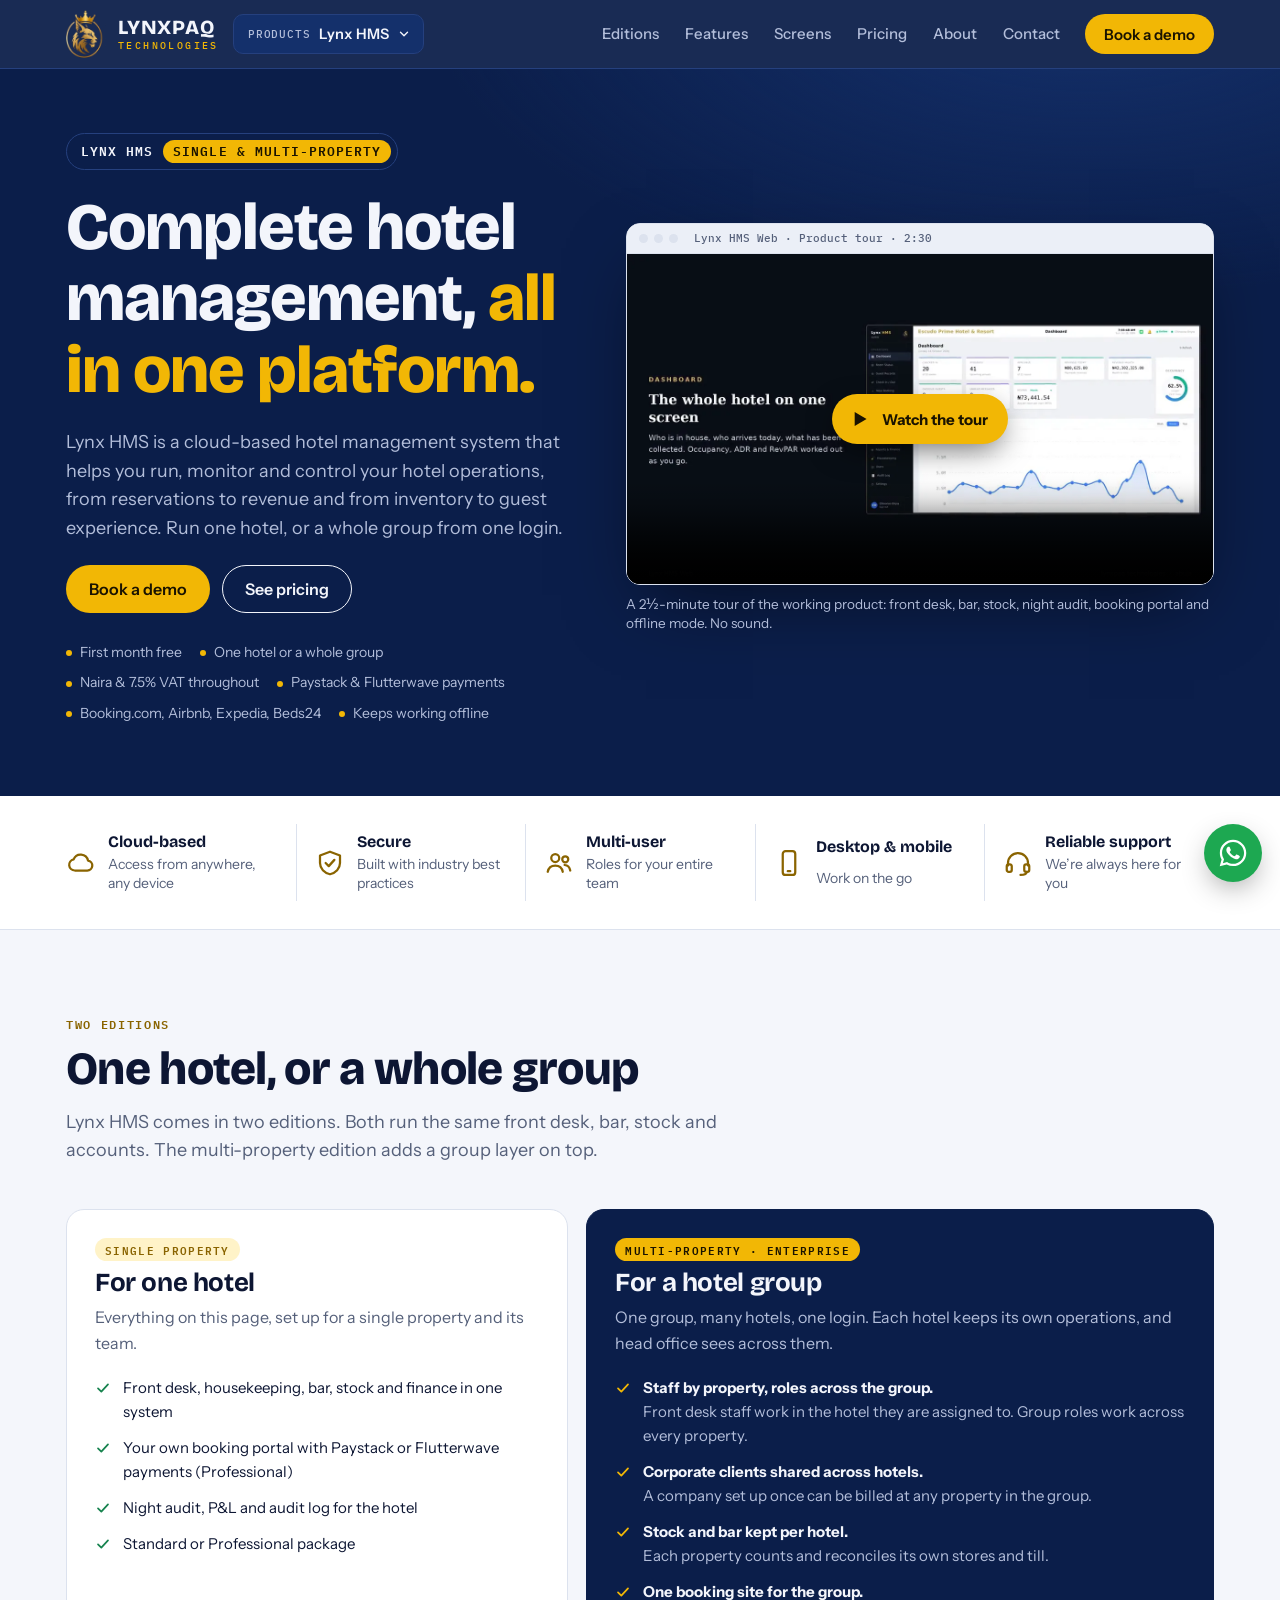
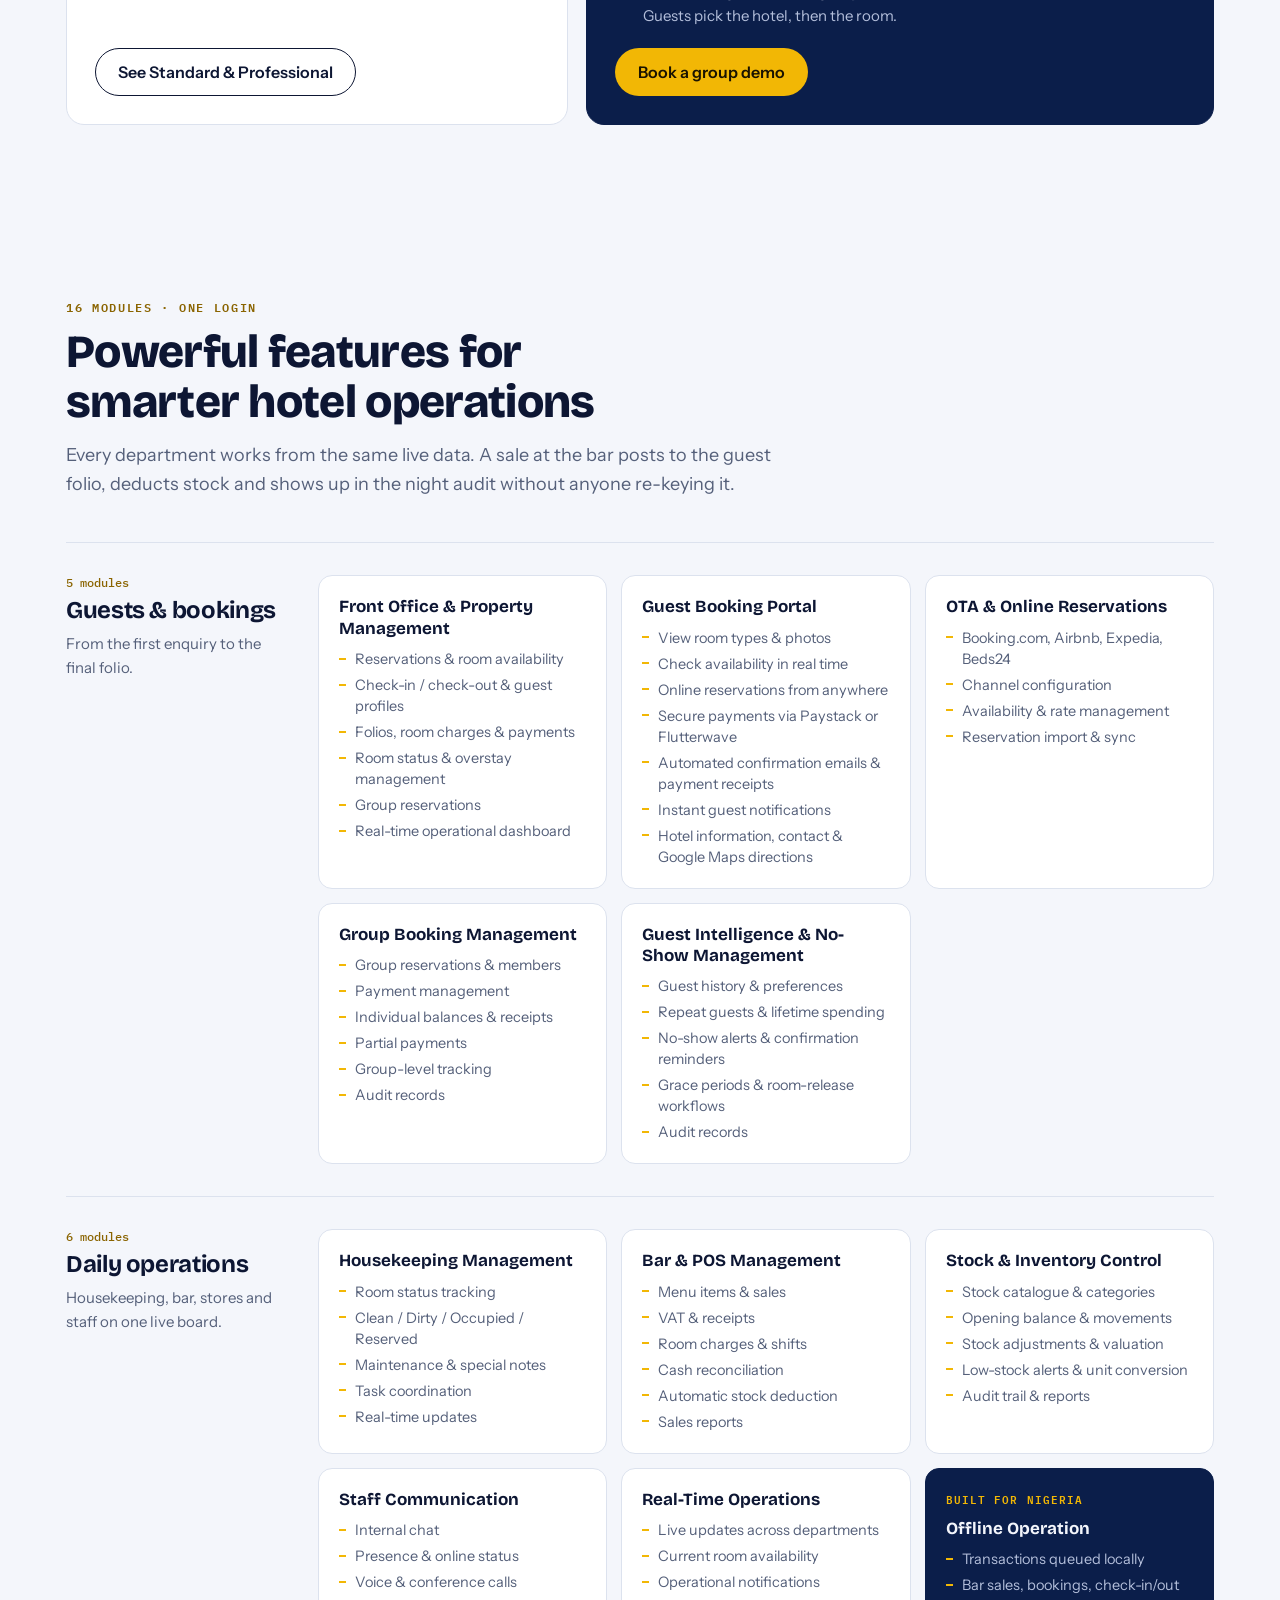
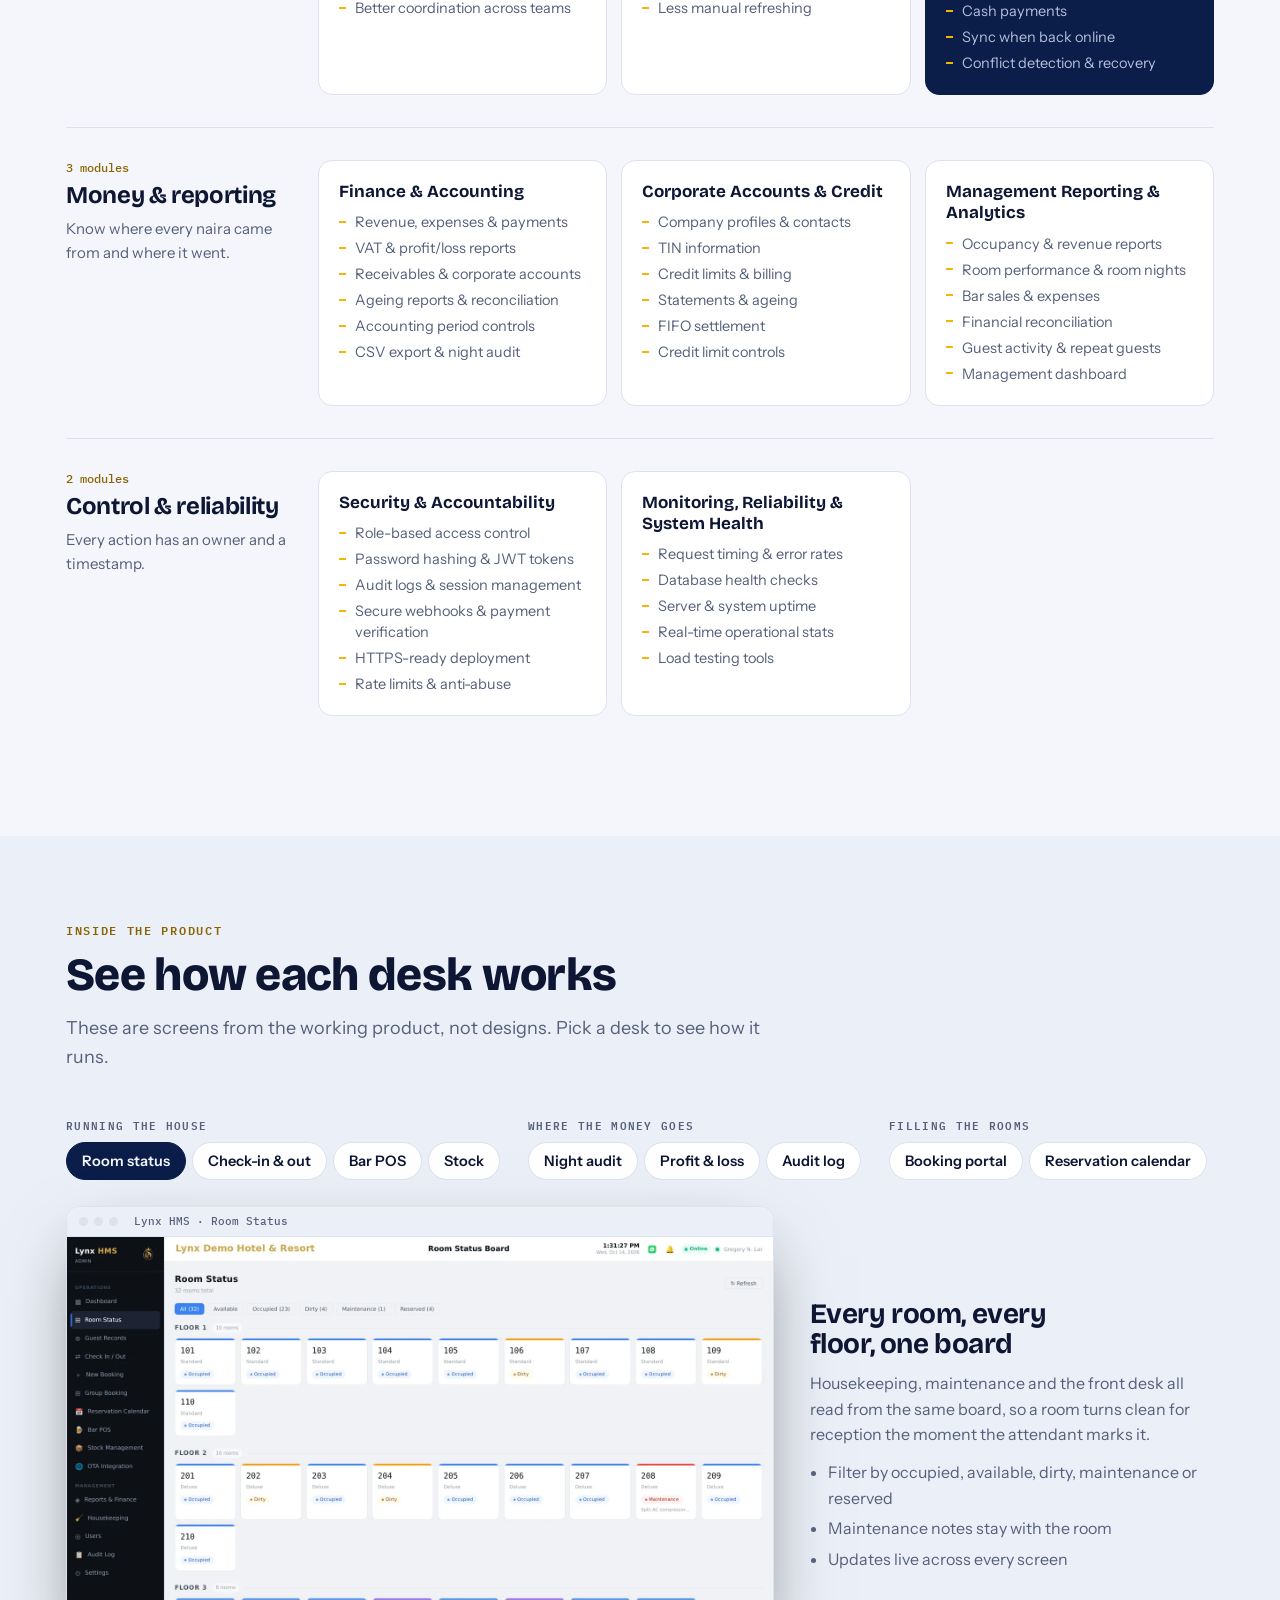
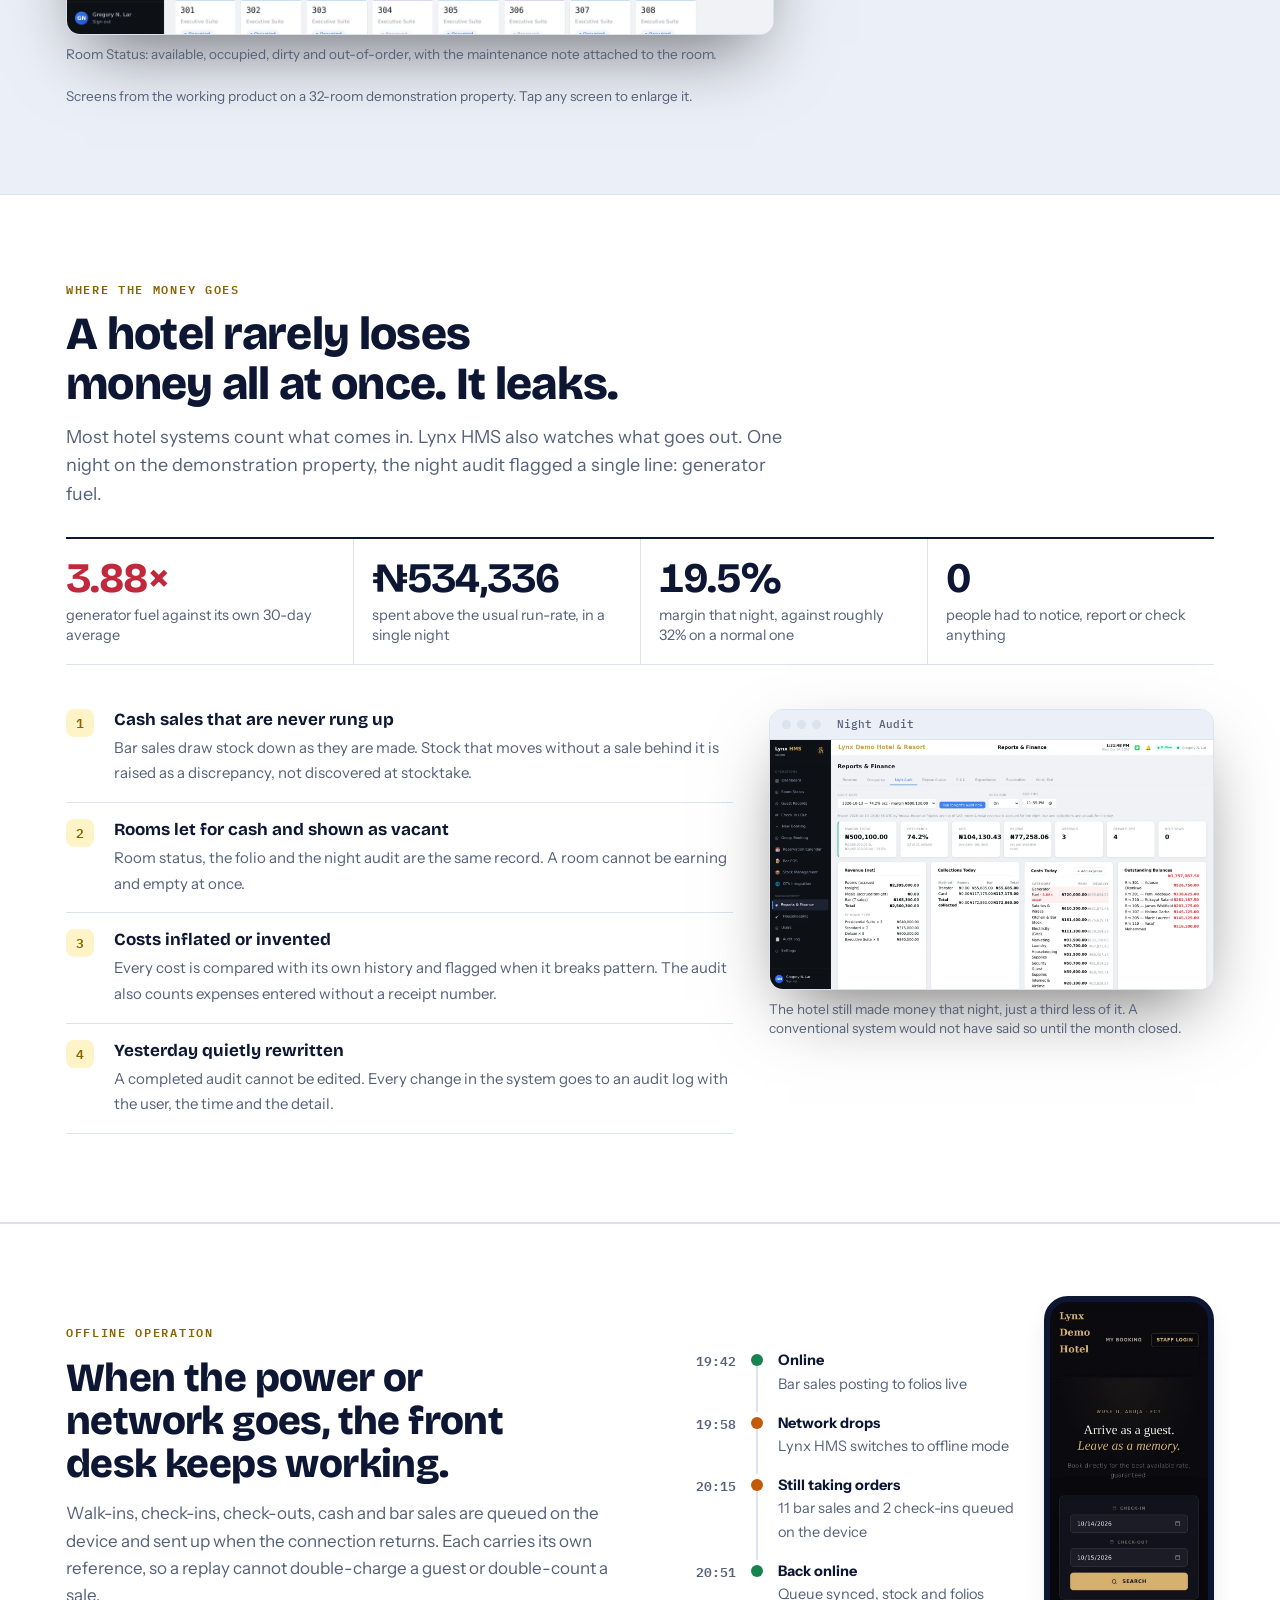
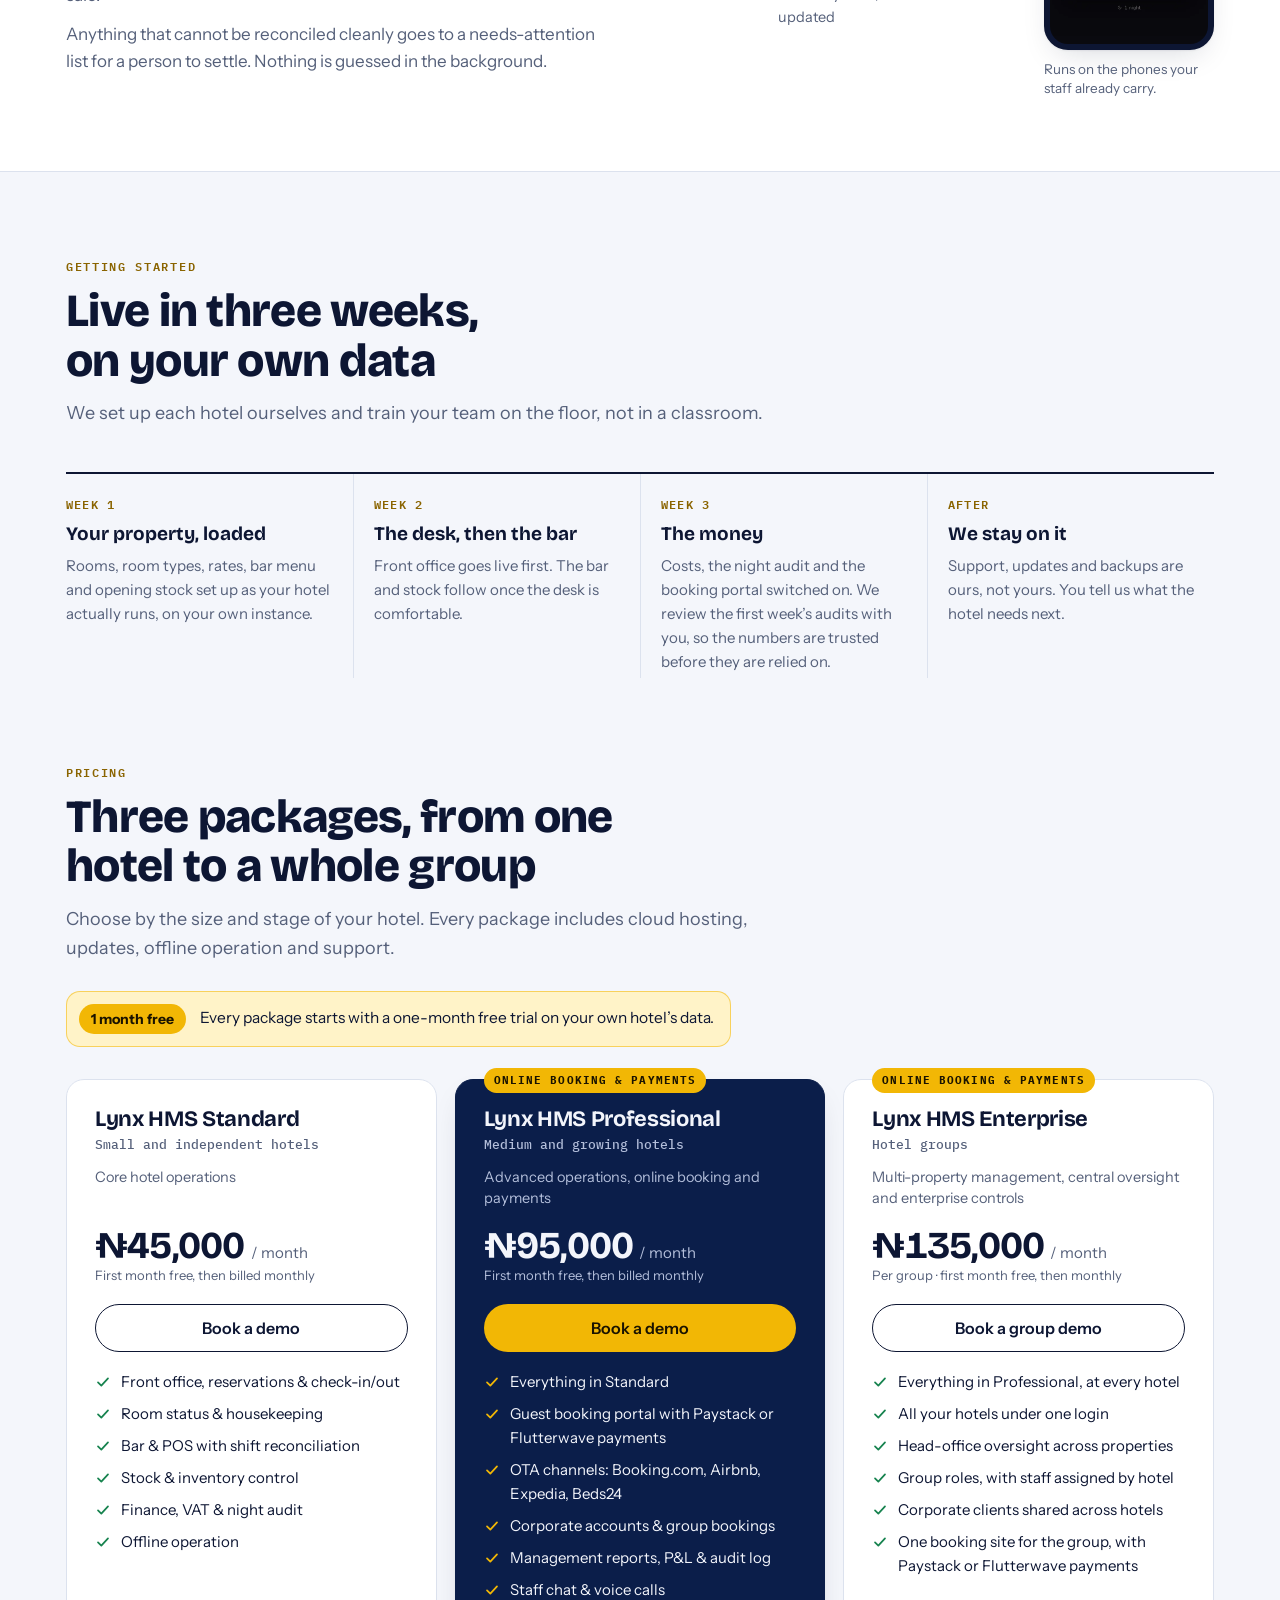
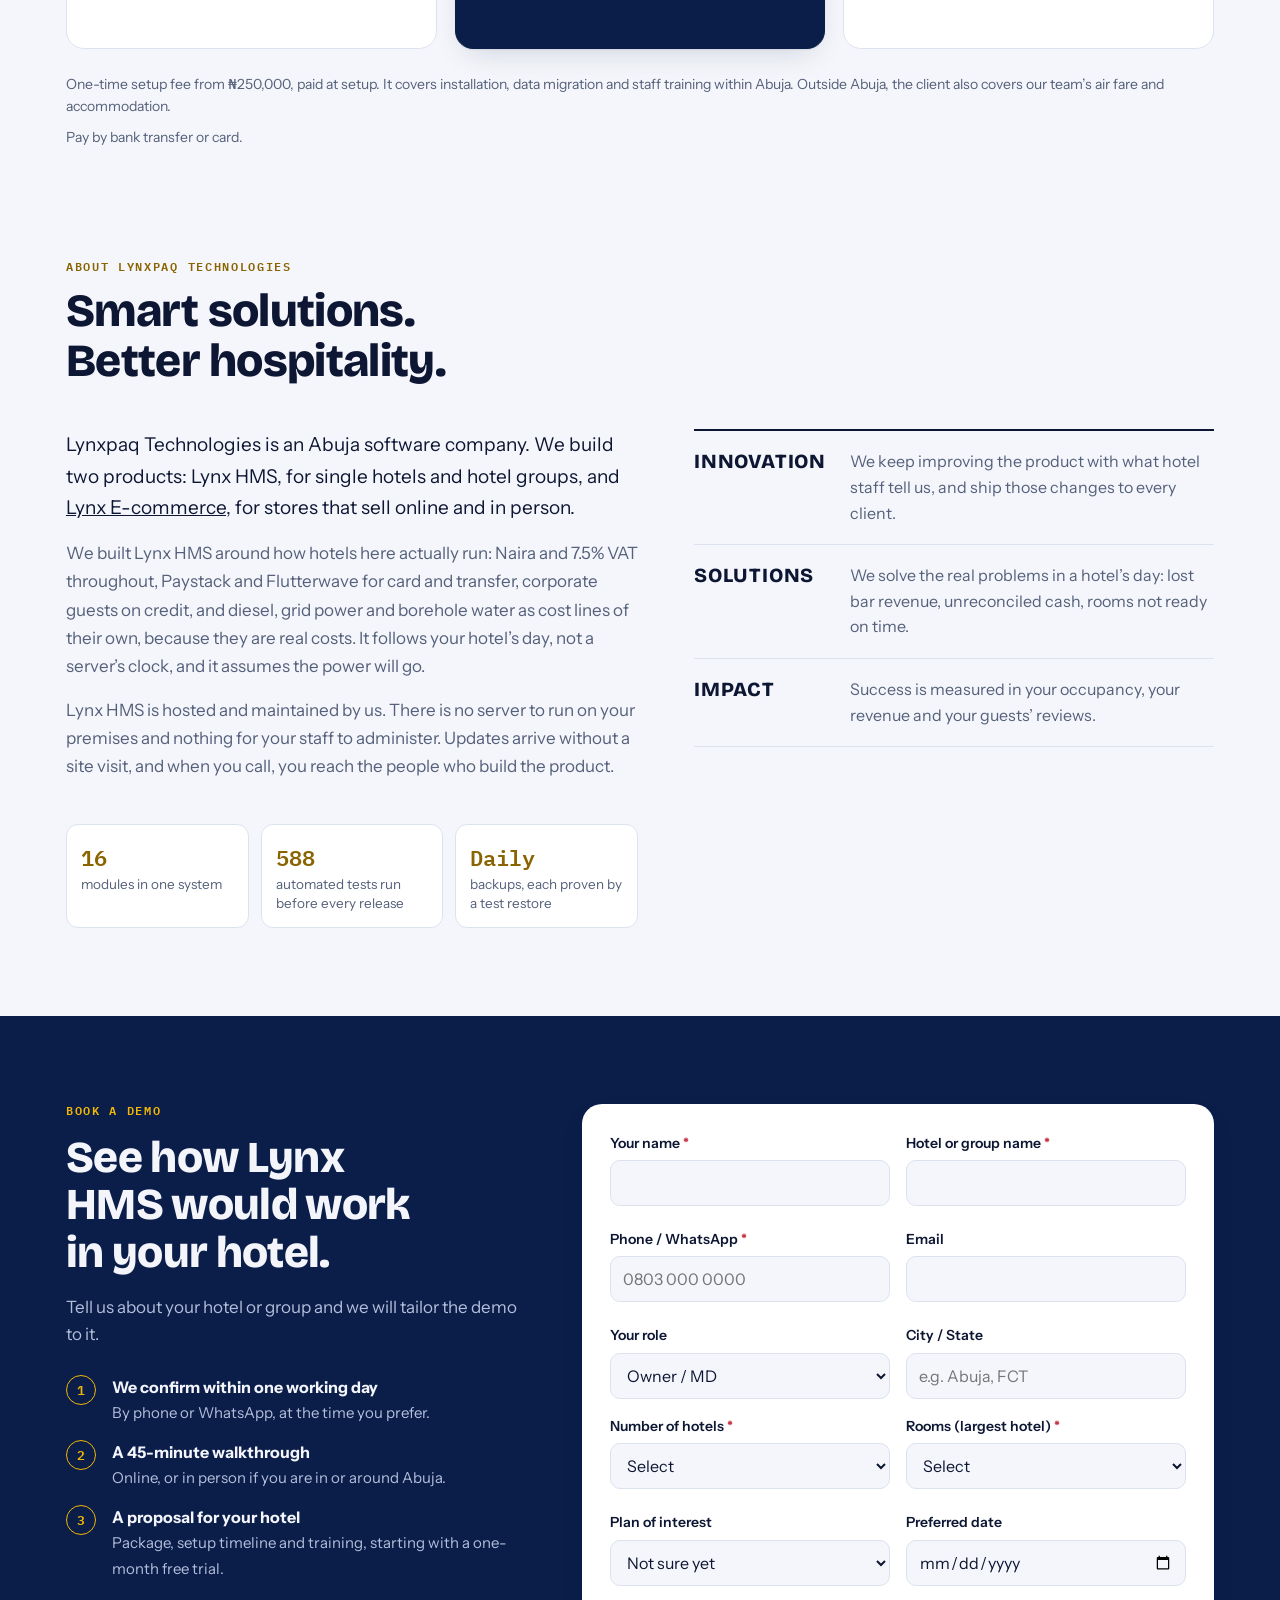
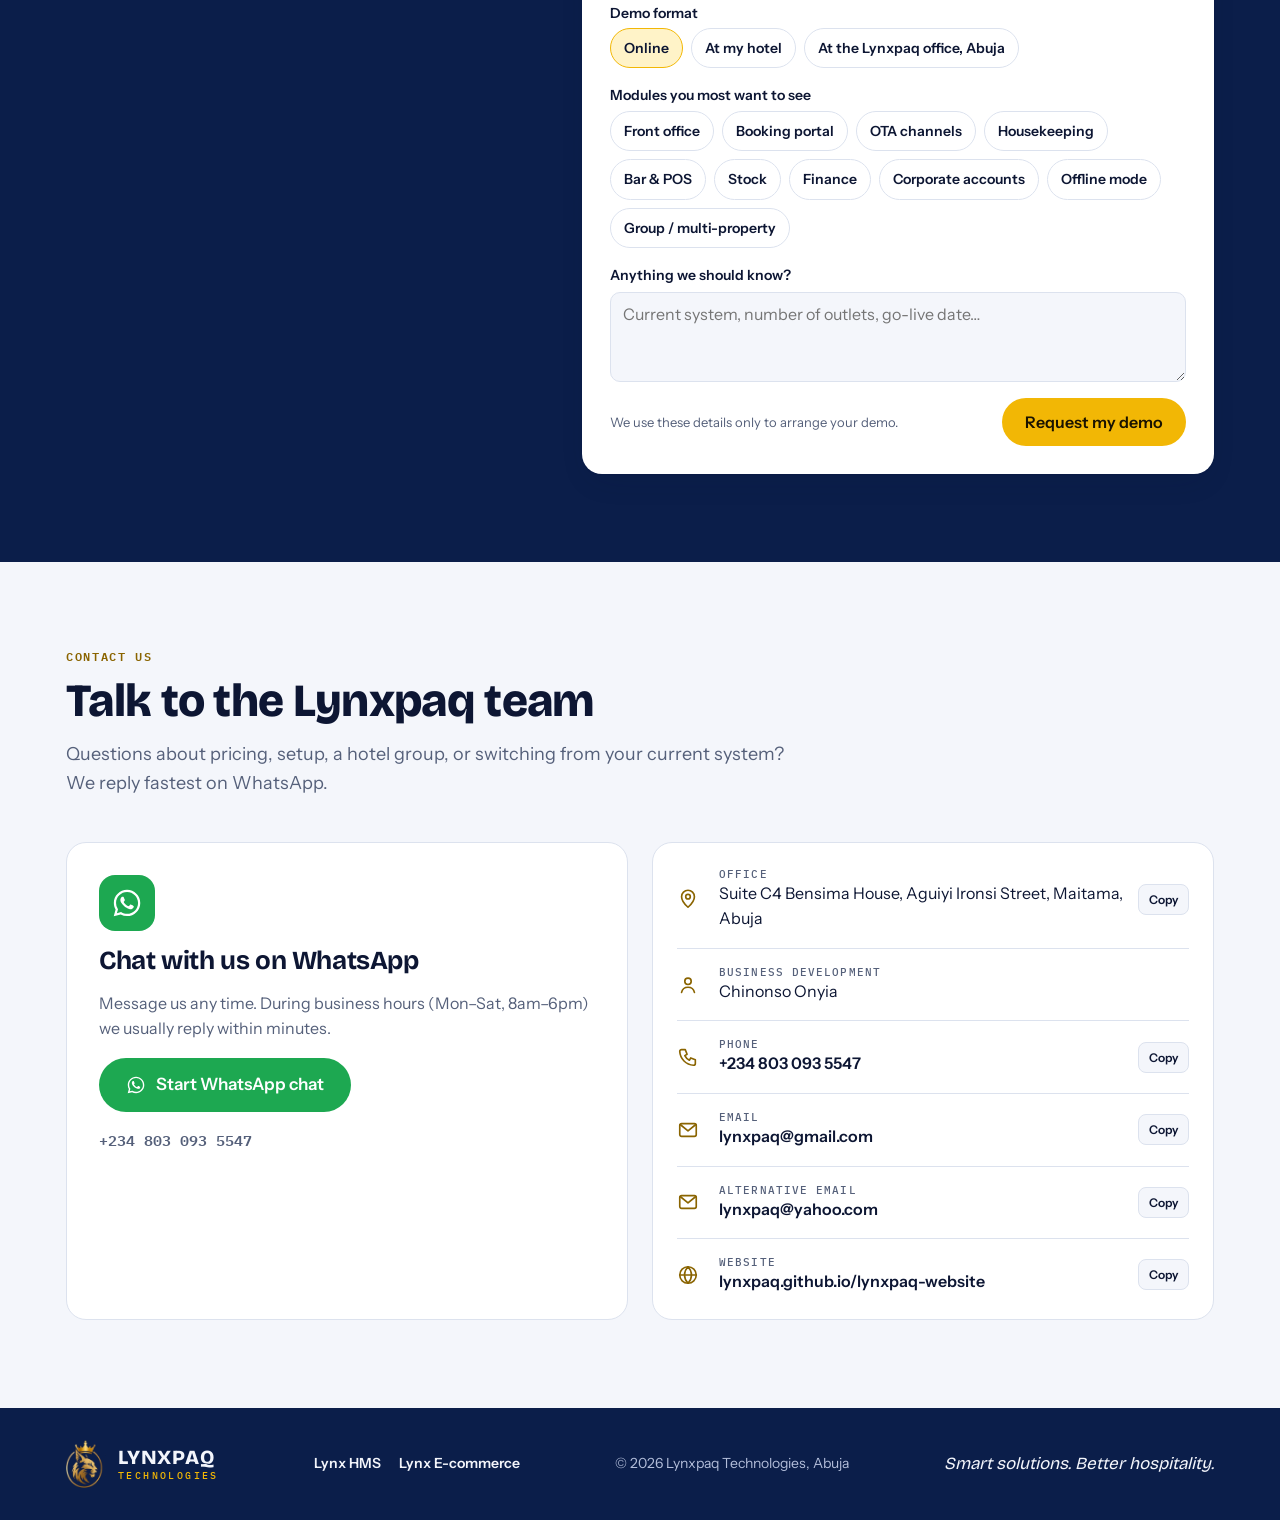
<file: index.html>
<!doctype html>
<html lang="en">
<head>
<meta charset="utf-8">
<meta name="viewport" content="width=device-width, initial-scale=1, viewport-fit=cover">
<title>Lynx HMS</title>
<meta name="claude:viewport-fit-sides" content="cover">
<meta name="description" content="Lynx HMS by Lynxpaq Technologies: cloud hotel management for single hotels and hotel groups in Nigeria. Front office, OTA channels, housekeeping, bar & POS, stock, finance and offline operation. Book a demo.">
<link rel="icon" type="image/png" sizes="64x64" href="assets/lynxpaq-tab-icon.png">
<link rel="icon" type="image/png" sizes="32x32" href="assets/lynxpaq-tab-icon-32.png">
<link rel="apple-touch-icon" href="assets/lynxpaq-touch-icon.png">
<meta property="og:title" content="Lynx HMS by Lynxpaq Technologies">
<meta property="og:description" content="Lynx HMS by Lynxpaq Technologies: cloud hotel management for single hotels and hotel groups in Nigeria. Front office, OTA channels, housekeeping, bar & POS, stock, finance and offline operation. Book a demo.">
<meta property="og:image" content="assets/video/tour-poster.webp">
<link rel="preconnect" href="https://fonts.googleapis.com">
<link rel="preconnect" href="https://fonts.gstatic.com" crossorigin>
<link rel="stylesheet" href="https://fonts.googleapis.com/css2?family=Bricolage+Grotesque:opsz,wght@12..96,500;12..96,700;12..96,800&family=Instrument+Sans:wght@400;500;600;700&family=IBM+Plex+Mono:wght@400;500;600&display=swap">
<link rel="stylesheet" href="assets/site.css">
<style>:root{padding-top:env(safe-area-inset-top,0px);padding-bottom:env(safe-area-inset-bottom,0px)}[hidden]{display:none!important}img{max-width:100%}body{margin:0}</style>
</head>
<body>
<svg width="0" height="0" style="position:absolute" aria-hidden="true">
  <symbol id="i-wa" viewBox="0 0 24 24"><path fill="currentColor" d="M12.04 2C6.58 2 2.13 6.45 2.13 11.91c0 1.75.46 3.45 1.32 4.95L2.05 22l5.25-1.38a9.9 9.9 0 0 0 4.74 1.21c5.46 0 9.91-4.45 9.91-9.91S17.5 2 12.04 2Zm0 18.15c-1.48 0-2.93-.4-4.2-1.15l-.3-.18-3.12.82.83-3.04-.2-.31a8.2 8.2 0 0 1-1.26-4.38c0-4.54 3.7-8.24 8.25-8.24 4.54 0 8.24 3.7 8.24 8.24 0 4.55-3.7 8.24-8.24 8.24Zm4.52-6.16c-.25-.12-1.47-.72-1.69-.81-.23-.08-.39-.12-.56.13-.16.25-.64.81-.78.97-.14.17-.29.19-.54.06-.25-.12-1.05-.39-1.99-1.23-.74-.66-1.23-1.47-1.38-1.72-.14-.25-.02-.38.11-.51.11-.11.25-.29.37-.43.13-.15.17-.25.25-.42.08-.17.04-.31-.02-.43-.06-.12-.56-1.34-.76-1.84-.2-.48-.41-.42-.56-.43h-.48c-.17 0-.43.06-.66.31-.22.25-.86.85-.86 2.07s.89 2.4 1.01 2.56c.12.17 1.75 2.67 4.23 3.74.59.26 1.05.41 1.41.52.59.19 1.13.16 1.56.1.48-.07 1.47-.6 1.67-1.18.21-.58.21-1.07.14-1.18-.06-.1-.22-.16-.47-.28Z"/></symbol>
  <symbol id="i-check" viewBox="0 0 24 24"><path fill="none" stroke="currentColor" stroke-width="2.6" stroke-linecap="round" stroke-linejoin="round" d="M4.5 12.5l5 5 10-11"/></symbol>
</svg>

<header class="top">
  <div class="wrap">
    <a class="brand" href="./" aria-label="Lynxpaq Technologies home">
      <img src="assets/lynxpaq-logo.png" alt="">
      <span><b>LYNXPAQ</b><small>TECHNOLOGIES</small></span>
    </a>
    <div class="prodsw">
      <button class="prod-btn" id="prodBtn" type="button" aria-haspopup="true" aria-expanded="false" aria-controls="prodMenu"><small>Products</small>Lynx HMS<svg viewBox="0 0 24 24" aria-hidden="true"><path d="M6 9l6 6 6-6" fill="none" stroke="currentColor" stroke-width="2.4" stroke-linecap="round" stroke-linejoin="round"/></svg></button>
      <div class="prod-menu" id="prodMenu" hidden>
        <span>Lynxpaq products</span>
        <a href="./" aria-current="page"><i><svg viewBox="0 0 24 24" fill="none" stroke="currentColor" stroke-width="1.9" stroke-linecap="round" stroke-linejoin="round"><path d="M3 18V7M3 13h18v5M21 13a3 3 0 0 0-3-3h-7v3"/><circle cx="7" cy="10.5" r="1.8"/></svg></i><b>Lynx HMS</b><span>Hotel management for one hotel or a whole group</span></a>
        <a href="ecommerce.html"><i><svg viewBox="0 0 24 24" fill="none" stroke="currentColor" stroke-width="1.9" stroke-linecap="round" stroke-linejoin="round"><path d="M5 8h14l-1 12H6z"/><path d="M9 8V6a3 3 0 0 1 6 0v2"/></svg></i><b>Lynx E-commerce<em>New</em></b><span>Online store, payments, delivery and shop POS</span></a>
      </div>
    </div>
    <nav class="nav" id="nav" aria-label="Main">
      <a class="nav-prod" href="./" aria-current="page">Lynx HMS</a>
      <a class="nav-prod" href="ecommerce.html">Lynx E-commerce</a>
      <span class="nav-sep" aria-hidden="true"></span>
      <a href="#editions">Editions</a>
      <a href="#features">Features</a>
      <a href="#screens">Screens</a>
      <a href="#pricing">Pricing</a>
      <a href="#about">About</a>
      <a href="#contact">Contact</a>
    </nav>
    <a class="btn btn-gold" href="#demo">Book a demo</a>
    <button class="menu-btn" id="menuBtn" aria-controls="nav" aria-expanded="false" aria-label="Open menu">
      <svg viewBox="0 0 24 24" width="20" height="20" aria-hidden="true"><path d="M4 7h16M4 12h16M4 17h16" stroke="currentColor" stroke-width="2" stroke-linecap="round"/></svg>
    </button>
  </div>
</header>

<main id="top">
<section class="hero on-navy">
  <div class="wrap">
    <div class="hero-copy">
      <div class="pill">LYNX HMS <span>SINGLE &amp; MULTI-PROPERTY</span></div>
      <h1>Complete hotel management, <em>all in one platform.</em></h1>
      <p>Lynx HMS is a cloud-based hotel management system that helps you run, monitor and control your hotel operations, from reservations to revenue and from inventory to guest experience. Run one hotel, or a whole group from one login.</p>
      <div class="cta-row">
        <a class="btn btn-gold" href="#demo">Book a demo</a>
        <a class="btn btn-ghost" href="#pricing">See pricing</a>
      </div>
      <div class="proof">
        <span>First month free</span>
        <span>One hotel or a whole group</span>
        <span>Naira &amp; 7.5% VAT throughout</span>
        <span>Paystack &amp; Flutterwave payments</span>
        <span>Booking.com, Airbnb, Expedia, Beds24</span>
        <span>Keeps working offline</span>
      </div>
    </div>

    <figure class="hero-shot" style="margin:0">
      <div class="frame">
        <div class="bar"><i></i><i></i><i></i><em>Lynx HMS Web · Product tour · 2:30</em></div>
        <div class="vid">
          <video id="tour" controls playsinline preload="metadata" poster="assets/video/tour-poster.webp" width="1280" height="720">
            <source src="assets/video/lynx-hms-tour.mp4" type="video/mp4">
            Your browser cannot play this video. <a href="assets/video/lynx-hms-tour.mp4">Open the tour video</a>.
          </video>
          <button type="button" class="play" id="tourPlay" aria-label="Play the 2 minute 30 second product tour"><svg viewBox="0 0 24 24" aria-hidden="true"><path d="M8 5.5v13l11-6.5z" fill="currentColor"/></svg><span>Watch the tour</span></button>
        </div>
      </div>
      <figcaption class="cap">A 2½-minute tour of the working product: front desk, bar, stock, night audit, booking portal and offline mode. No sound.</figcaption>
    </figure>
  </div>
</section>

<section class="pillars" aria-label="Why Lynx HMS">
  <div class="wrap">
    <div class="pillar"><svg viewBox="0 0 24 24" fill="none" stroke="currentColor" stroke-width="1.8" stroke-linecap="round" stroke-linejoin="round" aria-hidden="true"><path d="M7 18h10a4 4 0 0 0 .6-7.96A6 6 0 0 0 6.1 9.1 4.5 4.5 0 0 0 7 18Z"/></svg><b>Cloud-based</b><span>Access from anywhere, any device</span></div>
    <div class="pillar"><svg viewBox="0 0 24 24" fill="none" stroke="currentColor" stroke-width="1.8" stroke-linecap="round" stroke-linejoin="round" aria-hidden="true"><path d="M12 3l8 3v6c0 4.5-3.4 8-8 9-4.6-1-8-4.5-8-9V6l8-3Z"/><path d="M8.5 12l2.5 2.5 4.5-5"/></svg><b>Secure</b><span>Built with industry best practices</span></div>
    <div class="pillar"><svg viewBox="0 0 24 24" fill="none" stroke="currentColor" stroke-width="1.8" stroke-linecap="round" stroke-linejoin="round" aria-hidden="true"><circle cx="9" cy="8" r="3.2"/><path d="M3 19c.6-3.2 3-5 6-5s5.4 1.8 6 5"/><circle cx="17" cy="9" r="2.4"/><path d="M16.5 13.6c2.3.2 4 1.7 4.5 4.4"/></svg><b>Multi-user</b><span>Roles for your entire team</span></div>
    <div class="pillar"><svg viewBox="0 0 24 24" fill="none" stroke="currentColor" stroke-width="1.8" stroke-linecap="round" stroke-linejoin="round" aria-hidden="true"><rect x="7" y="2.5" width="10" height="19" rx="2.2"/><path d="M11 18.5h2"/></svg><b>Desktop &amp; mobile</b><span>Work on the go</span></div>
    <div class="pillar"><svg viewBox="0 0 24 24" fill="none" stroke="currentColor" stroke-width="1.8" stroke-linecap="round" stroke-linejoin="round" aria-hidden="true"><path d="M4 14v-2a8 8 0 0 1 16 0v2"/><rect x="3" y="13" width="4" height="6" rx="1.5"/><rect x="17" y="13" width="4" height="6" rx="1.5"/><path d="M19 19c0 1.5-2 2.5-5 2.5"/></svg><b>Reliable support</b><span>We’re always here for you</span></div>
  </div>
</section>


<section class="sec editions" id="editions" aria-labelledby="ed-h">
  <div class="wrap">
    <div class="sec-head">
      <span class="eyebrow">Two editions</span>
      <h2 id="ed-h">One hotel, or a whole group</h2>
      <p>Lynx HMS comes in two editions. Both run the same front desk, bar, stock and accounts. The multi-property edition adds a group layer on top.</p>
    </div>
    <div class="ed-grid">
      <article class="ed">
        <div class="ed-top"><span class="ed-tag">Single property</span><h3>For one hotel</h3><p>Everything on this page, set up for a single property and its team.</p></div>
        <ul>
          <li><svg aria-hidden="true"><use href="#i-check"/></svg>Front desk, housekeeping, bar, stock and finance in one system</li>
          <li><svg aria-hidden="true"><use href="#i-check"/></svg>Your own booking portal with Paystack or Flutterwave payments (Professional)</li>
          <li><svg aria-hidden="true"><use href="#i-check"/></svg>Night audit, P&amp;L and audit log for the hotel</li>
          <li><svg aria-hidden="true"><use href="#i-check"/></svg>Standard or Professional package</li>
        </ul>
        <a class="btn btn-ghost" href="#pricing">See Standard &amp; Professional</a>
      </article>
      <article class="ed ed-group">
        <div class="ed-top"><span class="ed-tag">Multi-property · Enterprise</span><h3>For a hotel group</h3><p>One group, many hotels, one login. Each hotel keeps its own operations, and head office sees across them.</p></div>
        <ul>
          <li><svg aria-hidden="true"><use href="#i-check"/></svg><span><b>Staff by property, roles across the group.</b> Front desk staff work in the hotel they are assigned to. Group roles work across every property.</span></li>
          <li><svg aria-hidden="true"><use href="#i-check"/></svg><span><b>Corporate clients shared across hotels.</b> A company set up once can be billed at any property in the group.</span></li>
          <li><svg aria-hidden="true"><use href="#i-check"/></svg><span><b>Stock and bar kept per hotel.</b> Each property counts and reconciles its own stores and till.</span></li>
          <li><svg aria-hidden="true"><use href="#i-check"/></svg><span><b>One booking site for the group.</b> Guests pick the hotel, then the room.</span></li>
        </ul>
        <a class="btn btn-gold" href="#demo" data-plan="Enterprise">Book a group demo</a>
      </article>
    </div>
  </div>
</section>

<section class="sec" id="features">
  <div class="wrap">
    <div class="sec-head">
      <span class="eyebrow">16 modules · one login</span>
      <h2>Powerful features for smarter hotel operations</h2>
      <p>Every department works from the same live data. A sale at the bar posts to the guest folio, deducts stock and shows up in the night audit without anyone re-keying it.</p>
    </div>

    <div class="group">
      <div class="group-h"><span class="count">5 modules</span><h3>Guests &amp; bookings</h3><p>From the first enquiry to the final folio.</p></div>
      <div class="mods">
        <article class="mod"><h4>Front Office &amp; Property Management</h4><ul><li>Reservations &amp; room availability</li><li>Check-in / check-out &amp; guest profiles</li><li>Folios, room charges &amp; payments</li><li>Room status &amp; overstay management</li><li>Group reservations</li><li>Real-time operational dashboard</li></ul></article>
        <article class="mod"><h4>Guest Booking Portal</h4><ul><li>View room types &amp; photos</li><li>Check availability in real time</li><li>Online reservations from anywhere</li><li>Secure payments via Paystack or Flutterwave</li><li>Automated confirmation emails &amp; payment receipts</li><li>Instant guest notifications</li><li>Hotel information, contact &amp; Google Maps directions</li></ul></article>
        <article class="mod"><h4>OTA &amp; Online Reservations</h4><ul><li>Booking.com, Airbnb, Expedia, Beds24</li><li>Channel configuration</li><li>Availability &amp; rate management</li><li>Reservation import &amp; sync</li></ul></article>
        <article class="mod"><h4>Group Booking Management</h4><ul><li>Group reservations &amp; members</li><li>Payment management</li><li>Individual balances &amp; receipts</li><li>Partial payments</li><li>Group-level tracking</li><li>Audit records</li></ul></article>
        <article class="mod"><h4>Guest Intelligence &amp; No-Show Management</h4><ul><li>Guest history &amp; preferences</li><li>Repeat guests &amp; lifetime spending</li><li>No-show alerts &amp; confirmation reminders</li><li>Grace periods &amp; room-release workflows</li><li>Audit records</li></ul></article>
      </div>
    </div>

    <div class="group">
      <div class="group-h"><span class="count">6 modules</span><h3>Daily operations</h3><p>Housekeeping, bar, stores and staff on one live board.</p></div>
      <div class="mods">
        <article class="mod"><h4>Housekeeping Management</h4><ul><li>Room status tracking</li><li>Clean / Dirty / Occupied / Reserved</li><li>Maintenance &amp; special notes</li><li>Task coordination</li><li>Real-time updates</li></ul></article>
        <article class="mod"><h4>Bar &amp; POS Management</h4><ul><li>Menu items &amp; sales</li><li>VAT &amp; receipts</li><li>Room charges &amp; shifts</li><li>Cash reconciliation</li><li>Automatic stock deduction</li><li>Sales reports</li></ul></article>
        <article class="mod"><h4>Stock &amp; Inventory Control</h4><ul><li>Stock catalogue &amp; categories</li><li>Opening balance &amp; movements</li><li>Stock adjustments &amp; valuation</li><li>Low-stock alerts &amp; unit conversion</li><li>Audit trail &amp; reports</li></ul></article>
        <article class="mod"><h4>Staff Communication</h4><ul><li>Internal chat</li><li>Presence &amp; online status</li><li>Voice &amp; conference calls</li><li>Better coordination across teams</li></ul></article>
        <article class="mod"><h4>Real-Time Operations</h4><ul><li>Live updates across departments</li><li>Current room availability</li><li>Operational notifications</li><li>Less manual refreshing</li></ul></article>
        <article class="mod star"><span class="tag">Built for Nigeria</span><h4>Offline Operation</h4><ul><li>Transactions queued locally</li><li>Bar sales, bookings, check-in/out</li><li>Cash payments</li><li>Sync when back online</li><li>Conflict detection &amp; recovery</li></ul></article>
      </div>
    </div>

    <div class="group">
      <div class="group-h"><span class="count">3 modules</span><h3>Money &amp; reporting</h3><p>Know where every naira came from and where it went.</p></div>
      <div class="mods">
        <article class="mod"><h4>Finance &amp; Accounting</h4><ul><li>Revenue, expenses &amp; payments</li><li>VAT &amp; profit/loss reports</li><li>Receivables &amp; corporate accounts</li><li>Ageing reports &amp; reconciliation</li><li>Accounting period controls</li><li>CSV export &amp; night audit</li></ul></article>
        <article class="mod"><h4>Corporate Accounts &amp; Credit</h4><ul><li>Company profiles &amp; contacts</li><li>TIN information</li><li>Credit limits &amp; billing</li><li>Statements &amp; ageing</li><li>FIFO settlement</li><li>Credit limit controls</li></ul></article>
        <article class="mod"><h4>Management Reporting &amp; Analytics</h4><ul><li>Occupancy &amp; revenue reports</li><li>Room performance &amp; room nights</li><li>Bar sales &amp; expenses</li><li>Financial reconciliation</li><li>Guest activity &amp; repeat guests</li><li>Management dashboard</li></ul></article>
      </div>
    </div>

    <div class="group">
      <div class="group-h"><span class="count">2 modules</span><h3>Control &amp; reliability</h3><p>Every action has an owner and a timestamp.</p></div>
      <div class="mods">
        <article class="mod"><h4>Security &amp; Accountability</h4><ul><li>Role-based access control</li><li>Password hashing &amp; JWT tokens</li><li>Audit logs &amp; session management</li><li>Secure webhooks &amp; payment verification</li><li>HTTPS-ready deployment</li><li>Rate limits &amp; anti-abuse</li></ul></article>
        <article class="mod"><h4>Monitoring, Reliability &amp; System Health</h4><ul><li>Request timing &amp; error rates</li><li>Database health checks</li><li>Server &amp; system uptime</li><li>Real-time operational stats</li><li>Load testing tools</li></ul></article>
      </div>
    </div>
  </div>
</section>

<section class="sec screens" id="screens">
  <div class="wrap">
    <div class="sec-head">
      <span class="eyebrow">Inside the product</span>
      <h2>See how each desk works</h2>
      <p>These are screens from the working product, not designs. Pick a desk to see how it runs.</p>
    </div>
    <div class="tabgroups">
      <div class="tg"><span>Running the house</span><div role="tablist" aria-label="Running the house">
        <button class="tab" role="tab" id="t-rooms" aria-controls="p-rooms" aria-selected="true">Room status</button>
        <button class="tab" role="tab" id="t-checkin" aria-controls="p-checkin" aria-selected="false" tabindex="-1">Check-in &amp; out</button>
        <button class="tab" role="tab" id="t-bar" aria-controls="p-bar" aria-selected="false" tabindex="-1">Bar POS</button>
        <button class="tab" role="tab" id="t-stock" aria-controls="p-stock" aria-selected="false" tabindex="-1">Stock</button>
      </div></div>
      <div class="tg"><span>Where the money goes</span><div role="tablist" aria-label="Where the money goes">
        <button class="tab" role="tab" id="t-audit" aria-controls="p-audit" aria-selected="false" tabindex="-1">Night audit</button>
        <button class="tab" role="tab" id="t-pl" aria-controls="p-pl" aria-selected="false" tabindex="-1">Profit &amp; loss</button>
        <button class="tab" role="tab" id="t-log" aria-controls="p-log" aria-selected="false" tabindex="-1">Audit log</button>
      </div></div>
      <div class="tg"><span>Filling the rooms</span><div role="tablist" aria-label="Filling the rooms">
        <button class="tab" role="tab" id="t-portal" aria-controls="p-portal" aria-selected="false" tabindex="-1">Booking portal</button>
        <button class="tab" role="tab" id="t-cal" aria-controls="p-cal" aria-selected="false" tabindex="-1">Reservation calendar</button>
      </div></div>
    </div>
    <div class="shot" role="tabpanel" id="p-rooms" aria-labelledby="t-rooms">
      <figure style="margin:0;min-width:0">
        <div class="frame"><div class="bar"><i></i><i></i><i></i><em>Lynx HMS · Room Status</em></div><button class="zoom" type="button" data-full="assets/screens/rooms.webp"><img src="assets/screens/rooms.webp" width="1600" height="900" loading="lazy" alt="Room status board with every room by floor marked occupied, dirty, available or maintenance"></button></div>
        <figcaption class="cap">Room Status: available, occupied, dirty and out-of-order, with the maintenance note attached to the room.</figcaption>
      </figure>
      <div class="shot-copy"><h3>Every room, every floor, one board</h3><p>Housekeeping, maintenance and the front desk all read from the same board, so a room turns clean for reception the moment the attendant marks it.</p><ul><li>Filter by occupied, available, dirty, maintenance or reserved</li><li>Maintenance notes stay with the room</li><li>Updates live across every screen</li></ul></div>
    </div>
    <div class="shot" role="tabpanel" id="p-checkin" aria-labelledby="t-checkin" hidden>
      <figure style="margin:0;min-width:0">
        <div class="frame"><div class="bar"><i></i><i></i><i></i><em>Lynx HMS · Check In / Out</em></div><button class="zoom" type="button" data-full="assets/screens/checkinout.webp"><img src="assets/screens/checkinout.webp" width="1600" height="900" loading="lazy" alt="Check in and check out screen listing reserved guests with booking references and outstanding balances"></button></div>
        <figcaption class="cap">Check In / Out: today’s arrivals and departures, with outstanding balances shown before the guest reaches the desk.</figcaption>
      </figure>
      <div class="shot-copy"><h3>Arrivals and departures without the paper</h3><p>Check-in, folio and settlement in one place. The booking reference carries through to the receipt.</p><ul><li>Search by name, reference or phone</li><li>Outstanding balance visible before settlement</li><li>Folio, payment and receipt in one flow</li></ul></div>
    </div>
    <div class="shot" role="tabpanel" id="p-bar" aria-labelledby="t-bar" hidden>
      <figure style="margin:0;min-width:0">
        <div class="frame"><div class="bar"><i></i><i></i><i></i><em>Lynx HMS · Bar POS</em></div><button class="zoom" type="button" data-full="assets/screens/barpos.webp"><img src="assets/screens/barpos.webp" width="1600" height="900" loading="lazy" alt="Bar point of sale with menu items in naira, a cart and payment method selection"></button></div>
        <figcaption class="cap">Bar POS: sales post to the guest folio or take cash, and deduct from stock as they are rung up.</figcaption>
      </figure>
      <div class="shot-copy"><h3>The bar is part of the hotel</h3><p>Every sale rings into the same ledger and draws down the same stock. Charge it to a room or take cash, and close the shift with a till reconciliation.</p><ul><li>Charge to room by booking reference</li><li>Stock deducted at the moment of sale</li><li>Shift close with cash reconciliation</li></ul></div>
    </div>
    <div class="shot" role="tabpanel" id="p-stock" aria-labelledby="t-stock" hidden>
      <figure style="margin:0;min-width:0">
        <div class="frame"><div class="bar"><i></i><i></i><i></i><em>Lynx HMS · Stock Management</em></div><button class="zoom" type="button" data-full="assets/screens/stock.webp"><img src="assets/screens/stock.webp" width="1600" height="900" loading="lazy" alt="Stock management dashboard showing total items, low stock, out of stock and total stock value"></button></div>
        <figcaption class="cap">Stock Management: re-order levels, unit costs and purchase units, with any shortfall named rather than absorbed.</figcaption>
      </figure>
      <div class="shot-copy"><h3>Stock that refuses to go negative quietly</h3><p>A movement that would take stock below zero is refused and reported. An override is allowed, and logged against the person who made it.</p><ul><li>Re-order levels and low-stock alerts</li><li>Buy by the crate, sell by the bottle</li><li>Stock value always current</li></ul></div>
    </div>
    <div class="shot" role="tabpanel" id="p-audit" aria-labelledby="t-audit" hidden>
      <figure style="margin:0;min-width:0">
        <div class="frame"><div class="bar"><i></i><i></i><i></i><em>Lynx HMS · Reports &amp; Finance · Night Audit</em></div><button class="zoom" type="button" data-full="assets/screens/nightaudit.webp"><img src="assets/screens/nightaudit.webp" width="1600" height="900" loading="lazy" alt="Night audit screen showing margin today, occupancy, ADR, RevPAR, collections and costs with generator fuel flagged at 3.88 times usual"></button></div>
        <figcaption class="cap">Night Audit: generator fuel at ₦720,000 against its own running average of ₦185,664, flagged 3.88× by the system, not by a person.</figcaption>
      </figure>
      <div class="shot-copy"><h3>The night audit that checks the costs too</h3><p>Each night closes revenue and costs together. Every cost is compared with its own history at your hotel, and anything out of pattern is flagged.</p><ul><li>Margin for the day, not just revenue</li><li>Runs automatically at the time you set</li><li>Once run, the day is frozen and stamped</li></ul></div>
    </div>
    <div class="shot" role="tabpanel" id="p-pl" aria-labelledby="t-pl" hidden>
      <figure style="margin:0;min-width:0">
        <div class="frame"><div class="bar"><i></i><i></i><i></i><em>Lynx HMS · Reports &amp; Finance · P&amp;L</em></div><button class="zoom" type="button" data-full="assets/screens/pl.webp"><img src="assets/screens/pl.webp" width="1600" height="900" loading="lazy" alt="Profit and loss statement with income, expenditure by category, VAT and prior period comparison"></button></div>
        <figcaption class="cap">Reports &amp; Finance: P&amp;L for the period to date, with VAT separated and the prior period alongside.</figcaption>
      </figure>
      <div class="shot-copy"><h3>A P&amp;L you did not have to assemble</h3><p>Income, expenditure, VAT and the prior period, built from the same ledger the front desk writes to.</p><ul><li>Diesel, grid power and borehole water as their own cost lines</li><li>VAT liability calculated for you</li><li>This month against last, side by side</li></ul></div>
    </div>
    <div class="shot" role="tabpanel" id="p-log" aria-labelledby="t-log" hidden>
      <figure style="margin:0;min-width:0">
        <div class="frame"><div class="bar"><i></i><i></i><i></i><em>Lynx HMS · Audit Log</em></div><button class="zoom" type="button" data-full="assets/screens/auditlog.webp"><img src="assets/screens/auditlog.webp" width="1600" height="900" loading="lazy" alt="Audit log listing each user action with time, user, action, detail and IP address"></button></div>
        <figcaption class="cap">Audit Log: including a forced stock override and a throttled run of failed login attempts.</figcaption>
      </figure>
      <div class="shot-copy"><h3>Who did what, and when</h3><p>Rate changes, overrides, refunds and failed logins are written down as they happen, with the user, the time and the detail.</p><ul><li>Filter by user</li><li>Every change recorded, nothing silent</li><li>Repeated failed logins throttled</li></ul></div>
    </div>
    <div class="shot" role="tabpanel" id="p-portal" aria-labelledby="t-portal" hidden>
      <figure style="margin:0;min-width:0">
        <div class="frame"><div class="bar"><i></i><i></i><i></i><em>Lynx HMS · Guest booking portal</em></div><button class="zoom" type="button" data-full="assets/screens/portal_home.webp"><img src="assets/screens/portal_home.webp" width="1600" height="900" loading="lazy" alt="Hotel’s own booking website with check-in and check-out search"></button></div>
        <figcaption class="cap">Guest portal: live availability and rates, card and transfer through Paystack or Flutterwave, confirmation by email on payment.</figcaption>
      </figure>
      <div class="shot-copy"><h3>A booking site that belongs to the hotel</h3><p>Your name, your rooms, your rates. It competes with the agencies for the bookings that were always going to come to you: repeat guests, corporate accounts and callers.</p><ul><li>Pay by card or transfer through Paystack or Flutterwave</li><li>Instant confirmation and receipt by email</li><li>OTA reservations still import alongside</li></ul><div class="mini-stats"><div><b>15–20%</b><span>typical OTA commission per booking</span></div><div><b>0%</b><span>commission on a booking through your own portal</span></div></div></div>
    </div>
    <div class="shot" role="tabpanel" id="p-cal" aria-labelledby="t-cal" hidden>
      <figure style="margin:0;min-width:0">
        <div class="frame"><div class="bar"><i></i><i></i><i></i><em>Lynx HMS · Reservation Calendar</em></div><button class="zoom" type="button" data-full="assets/screens/calendar.webp"><img src="assets/screens/calendar.webp" width="1600" height="900" loading="lazy" alt="Reservation calendar showing bookings across every room for the month, colour coded by status"></button></div>
        <figcaption class="cap">Reservation Calendar: occupancy and arrivals laid out across the property.</figcaption>
      </figure>
      <div class="shot-copy"><h3>The shape of the month, before it arrives</h3><p>Reservations across every room, so the gaps are visible while there is still time to sell them.</p><ul><li>Reserved, checked in, checked out and no-show at a glance</li><li>Jump to any month</li><li>Group bookings shown together</li></ul></div>
    </div>
    <p class="cap" style="margin-top:22px">Screens from the working product on a 32-room demonstration property. Tap any screen to enlarge it.</p>
  </div>
</section>

<section class="sec money" id="money" aria-labelledby="money-h">
  <div class="wrap">
    <div class="sec-head" style="margin-bottom:0">
      <span class="eyebrow">Where the money goes</span>
      <h2 id="money-h">A hotel rarely loses money all at once. It leaks.</h2>
      <p>Most hotel systems count what comes in. Lynx HMS also watches what goes out. One night on the demonstration property, the night audit flagged a single line: generator fuel.</p>
    </div>
    <div class="ledger">
      <div><b class="alert">3.88×</b><span>generator fuel against its own 30-day average</span></div>
      <div><b>₦534,336</b><span>spent above the usual run-rate, in a single night</span></div>
      <div><b>19.5%</b><span>margin that night, against roughly 32% on a normal one</span></div>
      <div><b>0</b><span>people had to notice, report or check anything</span></div>
    </div>
    <div class="money-grid">
      <div class="leaks">
        <div class="leak"><div><b>Cash sales that are never rung up</b><span>Bar sales draw stock down as they are made. Stock that moves without a sale behind it is raised as a discrepancy, not discovered at stocktake.</span></div></div>
        <div class="leak"><div><b>Rooms let for cash and shown as vacant</b><span>Room status, the folio and the night audit are the same record. A room cannot be earning and empty at once.</span></div></div>
        <div class="leak"><div><b>Costs inflated or invented</b><span>Every cost is compared with its own history and flagged when it breaks pattern. The audit also counts expenses entered without a receipt number.</span></div></div>
        <div class="leak"><div><b>Yesterday quietly rewritten</b><span>A completed audit cannot be edited. Every change in the system goes to an audit log with the user, the time and the detail.</span></div></div>
      </div>
      <figure style="margin:0;min-width:0">
        <div class="frame"><div class="bar"><i></i><i></i><i></i><em>Night Audit</em></div><button class="zoom" type="button" data-full="assets/screens/nightaudit.webp"><img src="assets/screens/nightaudit.webp" width="1600" height="900" loading="lazy" alt="Night audit with generator fuel flagged at 3.88 times its usual cost"></button></div>
        <figcaption class="cap">The hotel still made money that night, just a third less of it. A conventional system would not have said so until the month closed.</figcaption>
      </figure>
    </div>
  </div>
</section>

<section class="outage" aria-labelledby="outage-h">
  <div class="wrap">
    <div>
      <span class="eyebrow">Offline operation</span>
      <h2 id="outage-h" style="margin-top:12px">When the power or network goes, the front desk keeps working.</h2>
      <p>Walk-ins, check-ins, check-outs, cash and bar sales are queued on the device and sent up when the connection returns. Each carries its own reference, so a replay cannot double-charge a guest or double-count a sale.</p>
      <p>Anything that cannot be reconciled cleanly goes to a needs-attention list for a person to settle. Nothing is guessed in the background.</p>
    </div>
    <div class="outage-side">
    <div class="timeline" aria-label="Example outage timeline">
      <div class="tl"><time>19:42</time><i></i><div><b>Online</b><span>Bar sales posting to folios live</span></div></div>
      <div class="tl"><time>19:58</time><i class="off"></i><div><b>Network drops</b><span>Lynx HMS switches to offline mode</span></div></div>
      <div class="tl"><time>20:15</time><i class="off"></i><div><b>Still taking orders</b><span>11 bar sales and 2 check-ins queued on the device</span></div></div>
      <div class="tl"><time>20:51</time><i></i><div><b>Back online</b><span>Queue synced, stock and folios updated</span></div></div>
    </div>
    <figure style="margin:0"><div class="phoneshot"><button class="zoom" type="button" data-full="assets/screens/portal_mobile.webp"><img src="assets/screens/portal_mobile.webp" width="560" height="1212" loading="lazy" alt="Lynx HMS guest portal on a phone"></button></div><figcaption class="cap">Runs on the phones your staff already carry.</figcaption></figure>
    </div>
  </div>
</section>

<section class="sec" id="start" style="padding-bottom:0">
  <div class="wrap">
    <div class="sec-head">
      <span class="eyebrow">Getting started</span>
      <h2>Live in three weeks, on your own data</h2>
      <p>We set up each hotel ourselves and train your team on the floor, not in a classroom.</p>
    </div>
    <div class="weeks">
      <div class="week"><small>Week 1</small><b>Your property, loaded</b><span>Rooms, room types, rates, bar menu and opening stock set up as your hotel actually runs, on your own instance.</span></div>
      <div class="week"><small>Week 2</small><b>The desk, then the bar</b><span>Front office goes live first. The bar and stock follow once the desk is comfortable.</span></div>
      <div class="week"><small>Week 3</small><b>The money</b><span>Costs, the night audit and the booking portal switched on. We review the first week’s audits with you, so the numbers are trusted before they are relied on.</span></div>
      <div class="week"><small>After</small><b>We stay on it</b><span>Support, updates and backups are ours, not yours. You tell us what the hotel needs next.</span></div>
    </div>
  </div>
</section>

<section class="sec" id="pricing">
  <div class="wrap">
    <div class="sec-head">
      <span class="eyebrow">Pricing</span>
      <h2>Three packages, from one hotel to a whole group</h2>
      <p>Choose by the size and stage of your hotel. Every package includes cloud hosting, updates, offline operation and support.</p>
    </div>
    <div class="trial" role="note"><b>1 month free</b><span>Every package starts with a one-month free trial on your own hotel’s data.</span>
    </div>
    <div class="plans">
      <article class="plan">
        <div><h3>Lynx HMS Standard</h3><span class="fit">Small and independent hotels</span><p class="pos">Core hotel operations</p></div>
        <div><div class="price"><b>₦45,000</b><span>/ month</span></div><div class="price-sub">First month free, then billed monthly</div></div>
        <a class="btn btn-ghost" href="#demo" data-plan="Standard">Book a demo</a>
        <ul>
          <li><svg aria-hidden="true"><use href="#i-check"/></svg>Front office, reservations &amp; check-in/out</li>
          <li><svg aria-hidden="true"><use href="#i-check"/></svg>Room status &amp; housekeeping</li>
          <li><svg aria-hidden="true"><use href="#i-check"/></svg>Bar &amp; POS with shift reconciliation</li>
          <li><svg aria-hidden="true"><use href="#i-check"/></svg>Stock &amp; inventory control</li>
          <li><svg aria-hidden="true"><use href="#i-check"/></svg>Finance, VAT &amp; night audit</li>
          <li><svg aria-hidden="true"><use href="#i-check"/></svg>Offline operation</li>
        </ul>
        <span></span>
      </article>
      <article class="plan best">
        <span class="badge">Online booking &amp; payments</span>
        <div><h3>Lynx HMS Professional</h3><span class="fit">Medium and growing hotels</span><p class="pos">Advanced operations, online booking and payments</p></div>
        <div><div class="price"><b>₦95,000</b><span>/ month</span></div><div class="price-sub">First month free, then billed monthly</div></div>
        <a class="btn btn-gold" href="#demo" data-plan="Professional">Book a demo</a>
        <ul>
          <li><svg aria-hidden="true"><use href="#i-check"/></svg>Everything in Standard</li>
          <li><svg aria-hidden="true"><use href="#i-check"/></svg>Guest booking portal with Paystack or Flutterwave payments</li>
          <li><svg aria-hidden="true"><use href="#i-check"/></svg>OTA channels: Booking.com, Airbnb, Expedia, Beds24</li>
          <li><svg aria-hidden="true"><use href="#i-check"/></svg>Corporate accounts &amp; group bookings</li>
          <li><svg aria-hidden="true"><use href="#i-check"/></svg>Management reports, P&amp;L &amp; audit log</li>
          <li><svg aria-hidden="true"><use href="#i-check"/></svg>Staff chat &amp; voice calls</li>
        </ul>
        <span></span>
      </article>
      <article class="plan">
        <span class="badge">Online booking &amp; payments</span>
        <div><h3>Lynx HMS Enterprise</h3><span class="fit">Hotel groups</span><p class="pos">Multi-property management, central oversight and enterprise controls</p></div>
        <div><div class="price"><b>₦135,000</b><span>/ month</span></div><div class="price-sub">Per group · first month free, then monthly</div></div>
        <a class="btn btn-ghost" href="#demo" data-plan="Enterprise">Book a group demo</a>
        <ul>
          <li><svg aria-hidden="true"><use href="#i-check"/></svg>Everything in Professional, at every hotel</li>
          <li><svg aria-hidden="true"><use href="#i-check"/></svg>All your hotels under one login</li>
          <li><svg aria-hidden="true"><use href="#i-check"/></svg>Head-office oversight across properties</li>
          <li><svg aria-hidden="true"><use href="#i-check"/></svg>Group roles, with staff assigned by hotel</li>
          <li><svg aria-hidden="true"><use href="#i-check"/></svg>Corporate clients shared across hotels</li>
          <li><svg aria-hidden="true"><use href="#i-check"/></svg>One booking site for the group, with Paystack or Flutterwave payments</li>
        </ul>
        <span></span>
      </article>
    </div>
    <div class="price-notes">
      <span>One-time setup fee from ₦250,000, paid at setup. It covers installation, data migration and staff training within Abuja. Outside Abuja, the client also covers our team’s air fare and accommodation.</span>
      <span>Pay by bank transfer or card.</span>
    </div>
  </div>
</section>

<section class="sec" id="about" style="padding-top:24px">
  <div class="wrap">
    <div class="sec-head">
      <span class="eyebrow">About Lynxpaq Technologies</span>
      <h2>Smart solutions. Better hospitality.</h2>
    </div>
    <div class="about-grid">
      <div class="lead">
        <p>Lynxpaq Technologies is an Abuja software company. We build two products: Lynx HMS, for single hotels and hotel groups, and <a href="ecommerce.html">Lynx E-commerce</a>, for stores that sell online and in person.</p>
        <p>We built Lynx HMS around how hotels here actually run: Naira and 7.5% VAT throughout, Paystack and Flutterwave for card and transfer, corporate guests on credit, and diesel, grid power and borehole water as cost lines of their own, because they are real costs. It follows your hotel’s day, not a server’s clock, and it assumes the power will go.</p>
        <p>Lynx HMS is hosted and maintained by us. There is no server to run on your premises and nothing for your staff to administer. Updates arrive without a site visit, and when you call, you reach the people who build the product.</p>
        <div class="facts">
          <div class="fact"><b>16</b><span>modules in one system</span></div>
          <div class="fact"><b>588</b><span>automated tests run before every release</span></div>
          <div class="fact"><b>Daily</b><span>backups, each proven by a test restore</span></div>
        </div>
      </div>
      <div class="values">
        <div class="value"><b>Innovation</b><span>We keep improving the product with what hotel staff tell us, and ship those changes to every client.</span></div>
        <div class="value"><b>Solutions</b><span>We solve the real problems in a hotel’s day: lost bar revenue, unreconciled cash, rooms not ready on time.</span></div>
        <div class="value"><b>Impact</b><span>Success is measured in your occupancy, your revenue and your guests’ reviews.</span></div>
      </div>
    </div>
  </div>
</section>



<section class="demo on-navy" id="demo">
  <div class="wrap">
    <div class="demo-copy">
      <span class="eyebrow">Book a demo</span>
      <h2>See how Lynx HMS would work in your hotel.</h2>
      <p>Tell us about your hotel or group and we will tailor the demo to it.</p>
      <ol class="steps">
        <li><div><b>We confirm within one working day</b><span>By phone or WhatsApp, at the time you prefer.</span></div></li>
        <li><div><b>A 45-minute walkthrough</b><span>Online, or in person if you are in or around Abuja.</span></div></li>
        <li><div><b>A proposal for your hotel</b><span>Package, setup timeline and training, starting with a one-month free trial.</span></div></li>
      </ol>
    </div>

    <form class="card" id="demoForm" novalidate data-demo data-product="Lynx HMS" data-subject="hotel" data-subject-extra="properties" data-draft="lynx-demo-draft">
      <div class="fld"><label for="f-name">Your name <i>*</i></label><input id="f-name" name="name" autocomplete="name" required data-label="Name" data-msg="Enter your name."><span class="err"></span></div>
      <div class="fld"><label for="f-hotel">Hotel or group name <i>*</i></label><input id="f-hotel" name="hotel" autocomplete="organization" required data-label="Hotel / group" data-msg="Enter your hotel’s name."><span class="err"></span></div>
      <div class="fld"><label for="f-phone">Phone / WhatsApp <i>*</i></label><input id="f-phone" name="phone" type="tel" autocomplete="tel" placeholder="0803 000 0000" required data-label="Phone / WhatsApp"><span class="err"></span></div>
      <div class="fld"><label for="f-email">Email</label><input id="f-email" name="email" type="email" autocomplete="email" data-label="Email"><span class="err"></span></div>
      <div class="fld"><label for="f-role">Your role</label><select id="f-role" name="role" data-label="Role"><option>Owner / MD</option><option>General Manager</option><option>Group Operations</option><option>Front Office Manager</option><option>Accountant</option><option>Other</option></select></div>
      <div class="fld"><label for="f-city">City / State</label><input id="f-city" name="city" placeholder="e.g. Abuja, FCT" data-label="City / State"></div>
      <div class="fld"><label for="f-props">Number of hotels <i>*</i></label><select id="f-props" name="properties" required data-label="Number of hotels" data-msg="Choose how many hotels you run."><option value="">Select</option><option>One hotel</option><option>2 – 5 hotels</option><option>6 or more hotels</option></select><span class="err"></span></div>
      <div class="fld"><label for="f-rooms">Rooms (largest hotel) <i>*</i></label><select id="f-rooms" name="rooms" required data-label="Rooms (largest hotel)" data-msg="Choose how many rooms your hotel has."><option value="">Select</option><option>Up to 20</option><option>21 – 60</option><option>61 – 150</option><option>More than 150</option></select><span class="err"></span></div>
      <div class="fld"><label for="f-plan">Plan of interest</label><select id="f-plan" name="plan" data-label="Plan of interest"><option>Not sure yet</option><option value="Standard">Standard (₦45,000 / month)</option><option value="Professional">Professional (₦95,000 / month)</option><option value="Enterprise">Enterprise, hotel groups (₦135,000 / month)</option></select></div>
      <div class="fld"><label for="f-date">Preferred date</label><input id="f-date" name="date" type="date" data-label="Preferred date" data-future></div>
      <fieldset class="fld full" data-label="Demo format"><legend>Demo format</legend>
        <div class="chips">
          <label class="chip"><input type="radio" name="mode" value="Online (Google Meet / Zoom)" checked><span>Online</span></label>
          <label class="chip"><input type="radio" name="mode" value="In person at my hotel"><span>At my hotel</span></label>
          <label class="chip"><input type="radio" name="mode" value="At the Lynxpaq office, Abuja"><span>At the Lynxpaq office, Abuja</span></label>
        </div>
      </fieldset>
      <fieldset class="fld full" data-label="Modules to see"><legend>Modules you most want to see</legend>
        <div class="chips">
          <label class="chip"><input type="checkbox" name="modules" value="Front office"><span>Front office</span></label>
          <label class="chip"><input type="checkbox" name="modules" value="Booking portal"><span>Booking portal</span></label>
          <label class="chip"><input type="checkbox" name="modules" value="OTA channels"><span>OTA channels</span></label>
          <label class="chip"><input type="checkbox" name="modules" value="Housekeeping"><span>Housekeeping</span></label>
          <label class="chip"><input type="checkbox" name="modules" value="Bar & POS"><span>Bar &amp; POS</span></label>
          <label class="chip"><input type="checkbox" name="modules" value="Stock"><span>Stock</span></label>
          <label class="chip"><input type="checkbox" name="modules" value="Finance"><span>Finance</span></label>
          <label class="chip"><input type="checkbox" name="modules" value="Corporate accounts"><span>Corporate accounts</span></label>
          <label class="chip"><input type="checkbox" name="modules" value="Offline mode"><span>Offline mode</span></label>
          <label class="chip"><input type="checkbox" name="modules" value="Group / multi-property"><span>Group / multi-property</span></label>
        </div>
      </fieldset>
      <div class="fld full"><label for="f-notes">Anything we should know?</label><textarea id="f-notes" name="notes" placeholder="Current system, number of outlets, go-live date…" data-label="Notes"></textarea></div>
      <div class="hp" aria-hidden="true"><label for="f-gotcha">Leave this empty</label><input id="f-gotcha" name="_gotcha" tabindex="-1" autocomplete="off"></div>
      <div class="form-alert" role="alert" hidden></div>
      <div class="form-foot">
        <small>We use these details only to arrange your demo.</small>
        <button class="btn btn-gold" type="submit">Request my demo</button>
      </div>
    </form>
  </div>
</section>


<section class="sec" id="contact">
  <div class="wrap">
    <div class="sec-head">
      <span class="eyebrow">Contact us</span>
      <h2>Talk to the Lynxpaq team</h2>
      <p>Questions about pricing, setup, a hotel group, or switching from your current system? We reply fastest on WhatsApp.</p>
    </div>
    <div class="contact-grid">
      <div class="wa-card">
        <div class="wa-ico"><svg aria-hidden="true"><use href="#i-wa"/></svg></div>
        <h3>Chat with us on WhatsApp</h3>
        <p>Message us any time. During business hours (Mon–Sat, 8am–6pm) we usually reply within minutes.</p>
        <a class="btn btn-wa" href="https://wa.me/2348030935547?text=Hello%20Lynxpaq%2C%20I%27d%20like%20to%20know%20more%20about%20Lynx%20HMS." target="_blank" rel="noopener"><svg aria-hidden="true"><use href="#i-wa"/></svg>Start WhatsApp chat</a>
        <span class="wa-num">+234 803 093 5547</span>
      </div>
      <div class="lines">
        <div class="line"><svg viewBox="0 0 24 24" fill="none" stroke="currentColor" stroke-width="1.8" stroke-linecap="round" stroke-linejoin="round" aria-hidden="true"><path d="M12 21s-7-6.2-7-11.5A7 7 0 0 1 19 9.5C19 14.8 12 21 12 21Z"/><circle cx="12" cy="9.5" r="2.5"/></svg><div><small>Office</small>Suite C4 Bensima House, Aguiyi Ironsi Street, Maitama, Abuja</div><button class="copy" type="button" data-copy="Suite C4 Bensima House, Aguiyi Ironsi Street, Maitama, Abuja">Copy</button></div>
        <div class="line"><svg viewBox="0 0 24 24" fill="none" stroke="currentColor" stroke-width="1.8" stroke-linecap="round" stroke-linejoin="round" aria-hidden="true"><circle cx="12" cy="8" r="3.5"/><path d="M5 20c.8-3.6 3.6-5.6 7-5.6s6.2 2 7 5.6"/></svg><div><small>Business development</small>Chinonso Onyia</div><span></span></div>
        <div class="line"><svg viewBox="0 0 24 24" fill="none" stroke="currentColor" stroke-width="1.8" stroke-linecap="round" stroke-linejoin="round" aria-hidden="true"><path d="M5 4h4l2 5-2.5 1.5a11 11 0 0 0 5 5L15 13l5 2v4a2 2 0 0 1-2 2A16 16 0 0 1 3 6a2 2 0 0 1 2-2Z"/></svg><div><small>Phone</small><a href="tel:+2348030935547">+234 803 093 5547</a></div><button class="copy" type="button" data-copy="+2348030935547">Copy</button></div>
        <div class="line"><svg viewBox="0 0 24 24" fill="none" stroke="currentColor" stroke-width="1.8" stroke-linecap="round" stroke-linejoin="round" aria-hidden="true"><rect x="3" y="5" width="18" height="14" rx="2"/><path d="M3.5 6l8.5 7 8.5-7"/></svg><div><small>Email</small><a href="mailto:lynxpaq@gmail.com">lynxpaq@gmail.com</a></div><button class="copy" type="button" data-copy="lynxpaq@gmail.com">Copy</button></div>
        <div class="line"><svg viewBox="0 0 24 24" fill="none" stroke="currentColor" stroke-width="1.8" stroke-linecap="round" stroke-linejoin="round" aria-hidden="true"><rect x="3" y="5" width="18" height="14" rx="2"/><path d="M3.5 6l8.5 7 8.5-7"/></svg><div><small>Alternative email</small><a href="mailto:lynxpaq@yahoo.com">lynxpaq@yahoo.com</a></div><button class="copy" type="button" data-copy="lynxpaq@yahoo.com">Copy</button></div>
        <div class="line"><svg viewBox="0 0 24 24" fill="none" stroke="currentColor" stroke-width="1.8" stroke-linecap="round" stroke-linejoin="round" aria-hidden="true"><circle cx="12" cy="12" r="9"/><path d="M3 12h18M12 3c2.5 2.6 3.8 5.6 3.8 9s-1.3 6.4-3.8 9c-2.5-2.6-3.8-5.6-3.8-9S9.5 5.6 12 3Z"/></svg><div><small>Website</small><a href="https://lynxpaq.github.io/lynxpaq-website/" target="_blank" rel="noopener">lynxpaq.github.io/lynxpaq-website</a></div><button class="copy" type="button" data-copy="https://lynxpaq.github.io/lynxpaq-website/">Copy</button></div>
      </div>
    </div>
  </div>
</section>

</main>

<footer>
  <div class="wrap">
    <a class="brand" href="./"><img src="assets/lynxpaq-logo.png" alt=""><span><b>LYNXPAQ</b><small>TECHNOLOGIES</small></span></a>
    <div class="prods"><a href="./">Lynx HMS</a><a href="ecommerce.html">Lynx E-commerce</a></div>
    <span>© <span id="yr">2026</span> Lynxpaq Technologies, Abuja</span>
    <em>Smart solutions. Better hospitality.</em>
  </div>
</footer>

<a class="fab" href="https://wa.me/2348030935547?text=Hello%20Lynxpaq%2C%20I%27d%20like%20to%20know%20more%20about%20Lynx%20HMS." target="_blank" rel="noopener" aria-label="Chat with Lynxpaq on WhatsApp"><svg aria-hidden="true"><use href="#i-wa"/></svg></a>

<script src="assets/site.js"></script>
</body>
</html>
</file>
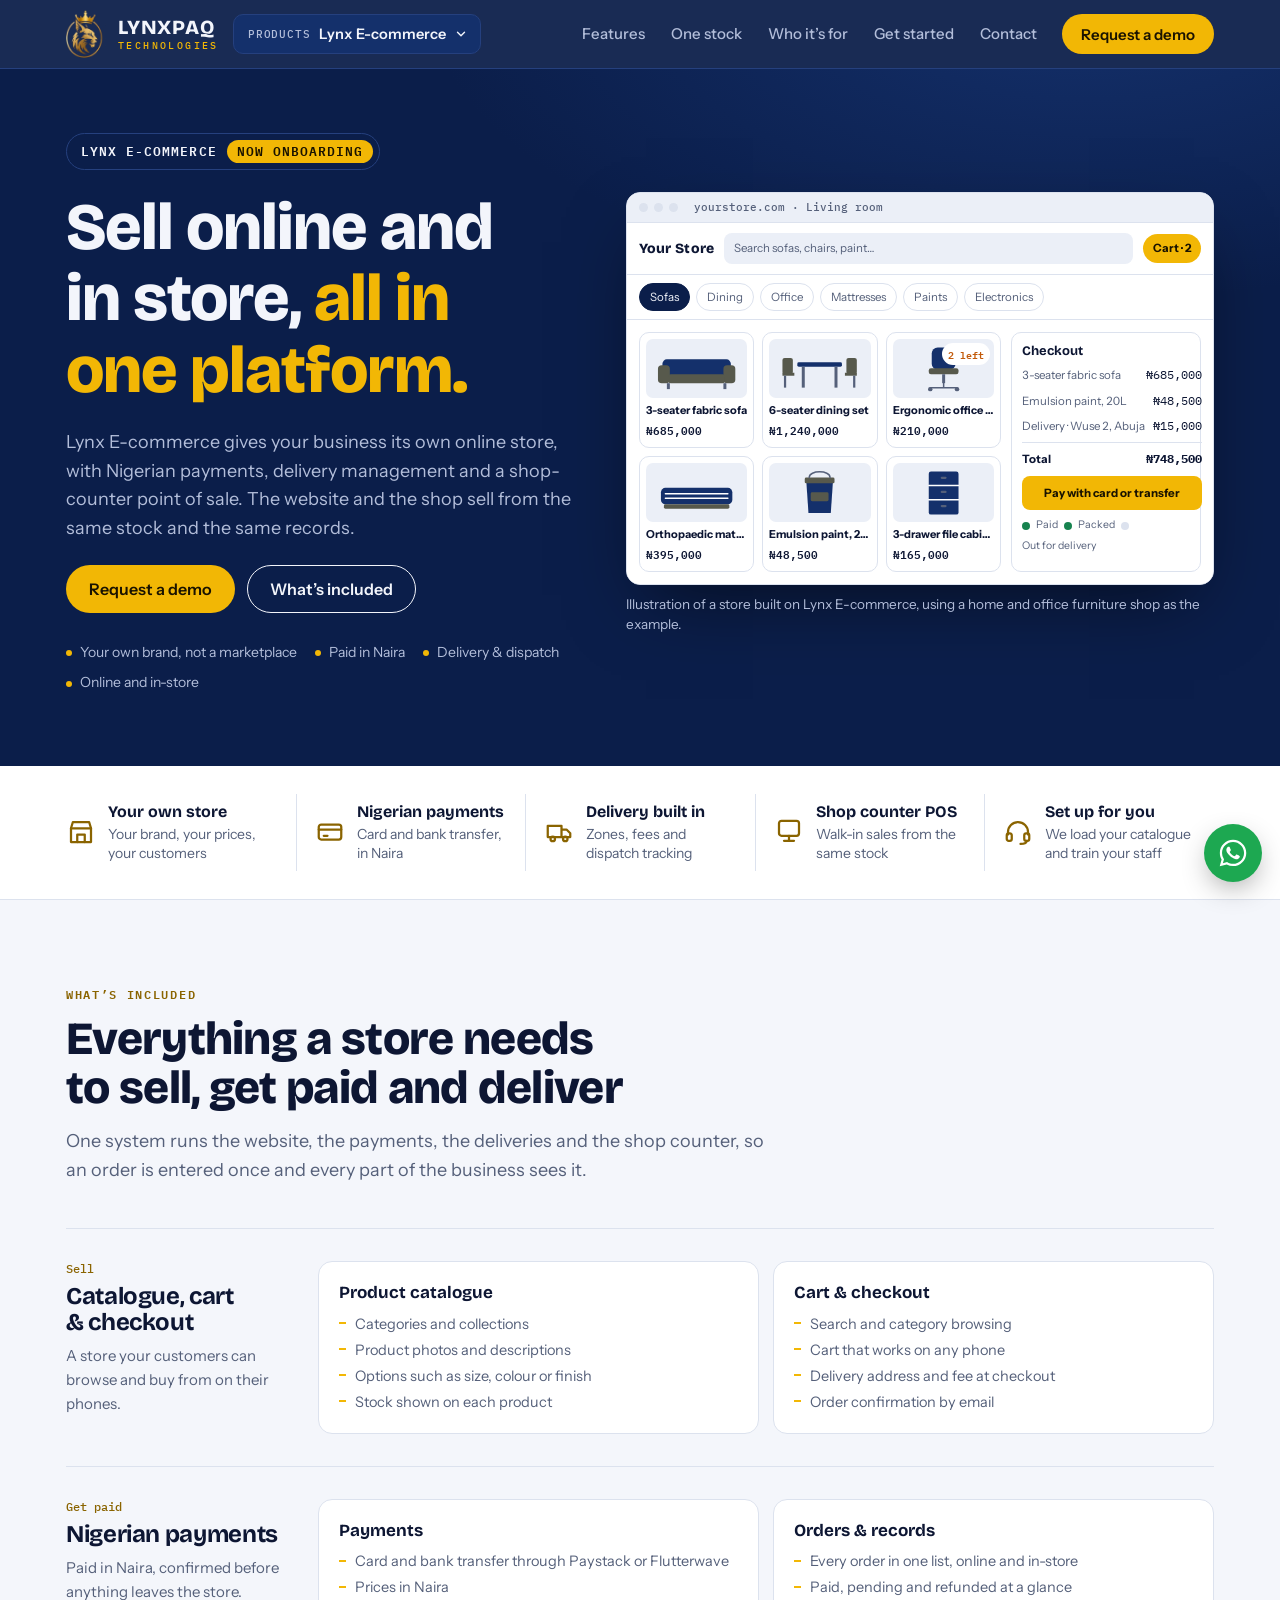
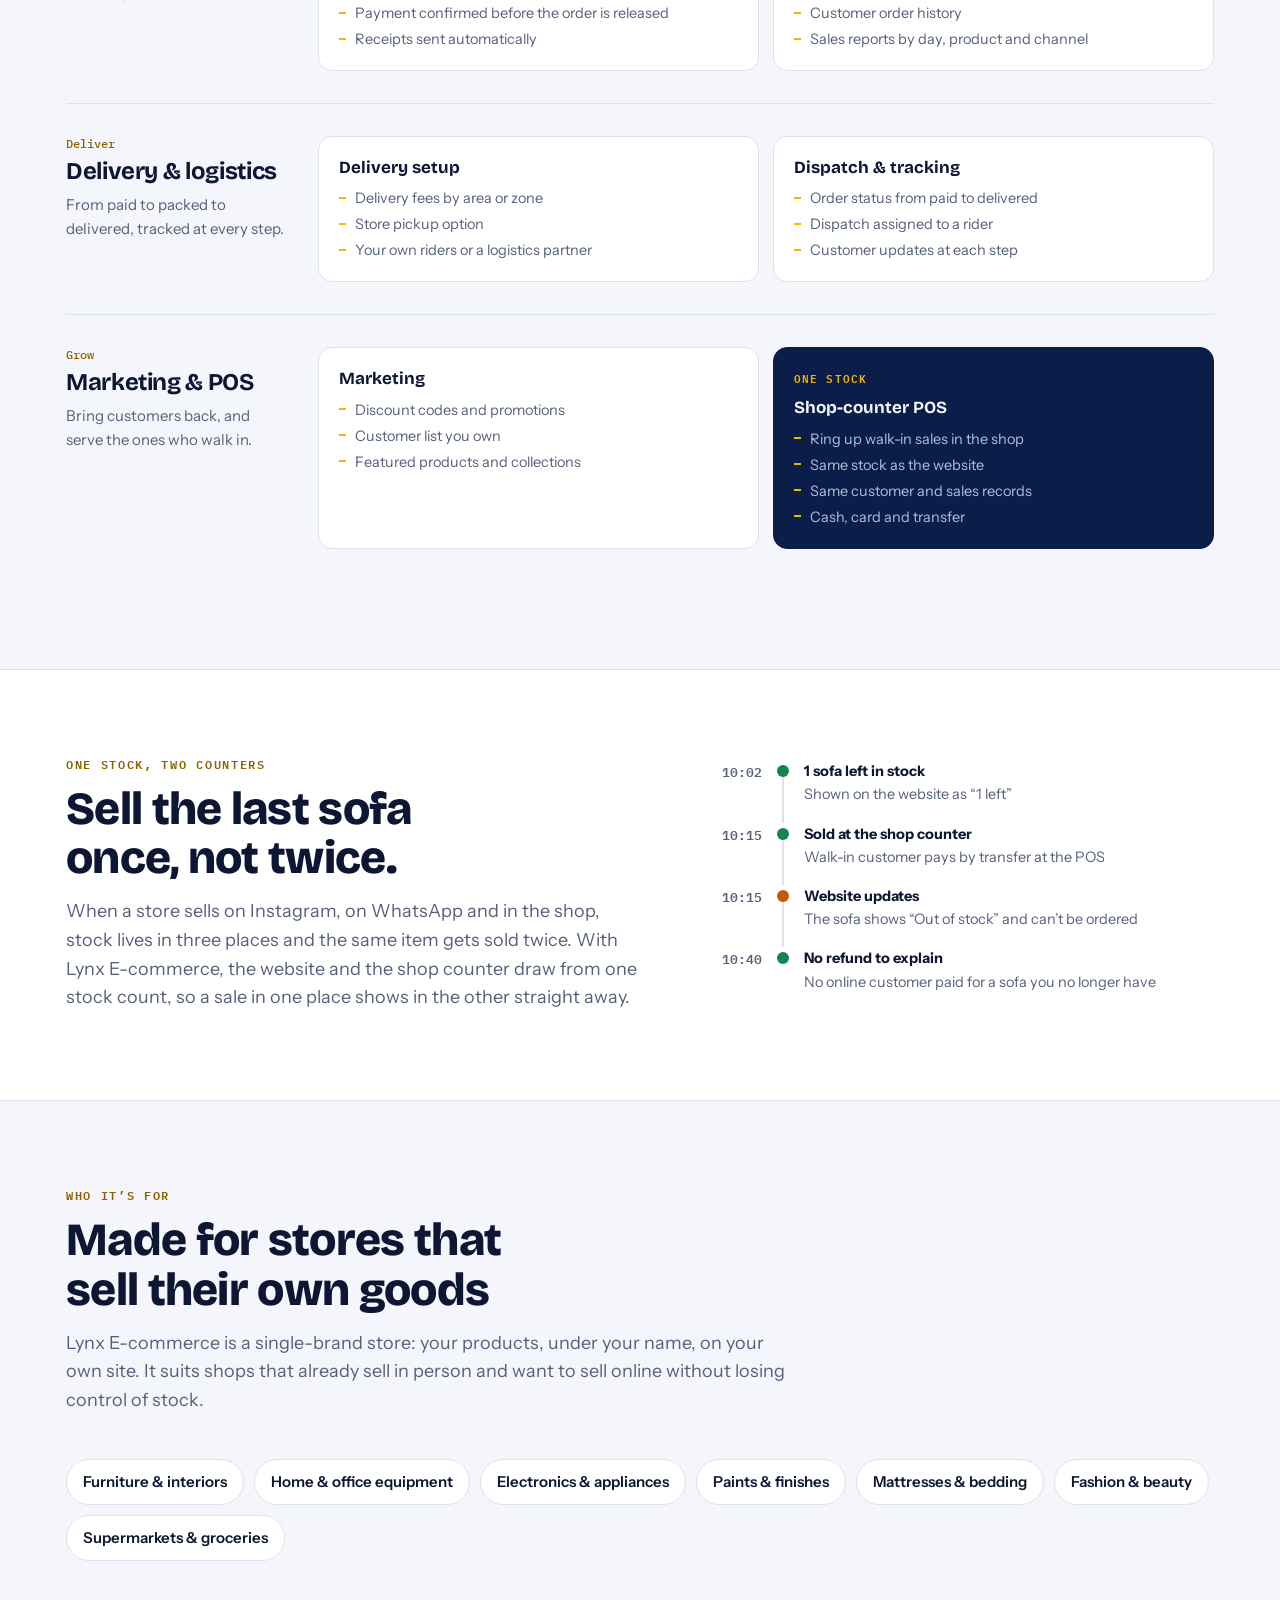
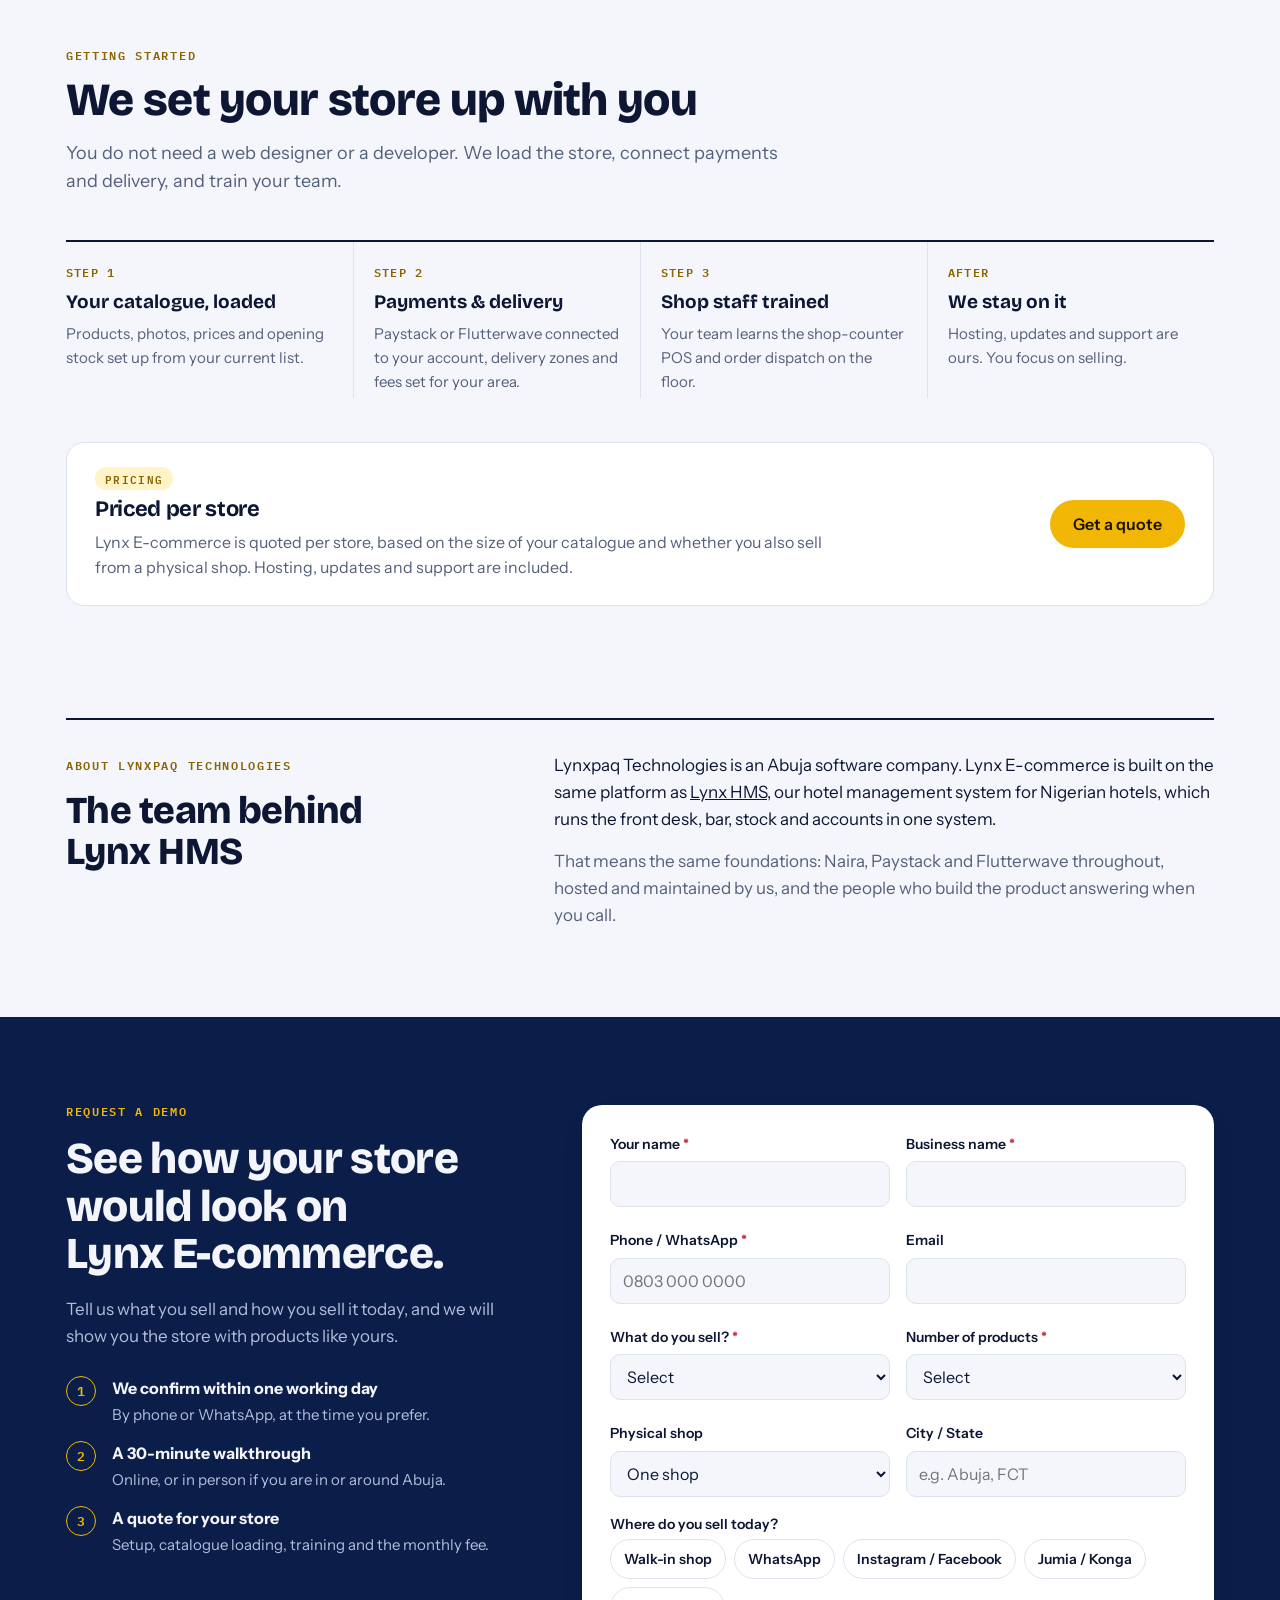
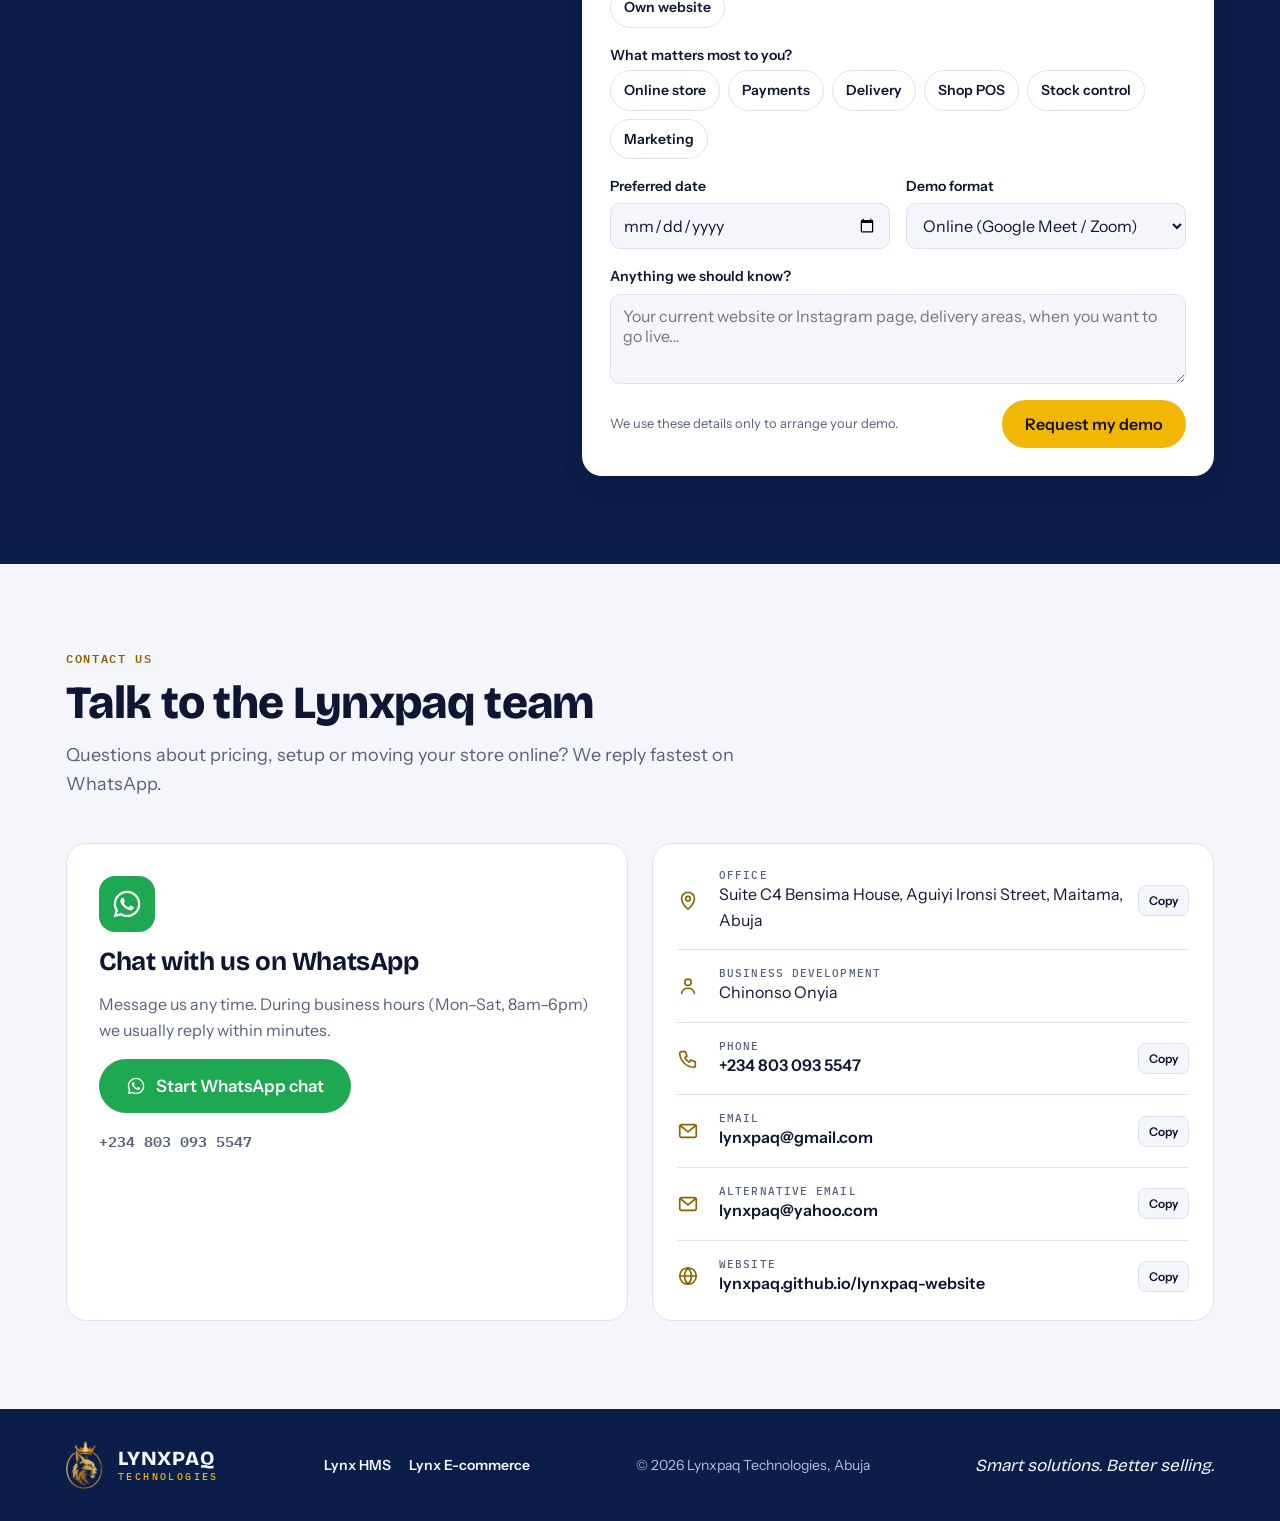
<file: ecommerce.html>
<!doctype html>
<html lang="en">
<head>
<meta charset="utf-8">
<meta name="viewport" content="width=device-width, initial-scale=1, viewport-fit=cover">
<title>Lynx E-commerce</title>
<meta name="claude:viewport-fit-sides" content="cover">
<meta name="description" content="Lynx E-commerce by Lynxpaq Technologies: your own online store with Nigerian payments, delivery management and an in-store POS, all from one stock. Request a demo.">
<link rel="icon" type="image/png" sizes="64x64" href="assets/lynxpaq-tab-icon.png">
<link rel="icon" type="image/png" sizes="32x32" href="assets/lynxpaq-tab-icon-32.png">
<link rel="apple-touch-icon" href="assets/lynxpaq-touch-icon.png">
<meta property="og:title" content="Lynx E-commerce by Lynxpaq Technologies">
<meta property="og:description" content="Lynx E-commerce by Lynxpaq Technologies: your own online store with Nigerian payments, delivery management and an in-store POS, all from one stock. Request a demo.">
<meta property="og:image" content="assets/lynxpaq-og.png">
<link rel="preconnect" href="https://fonts.googleapis.com">
<link rel="preconnect" href="https://fonts.gstatic.com" crossorigin>
<link rel="stylesheet" href="https://fonts.googleapis.com/css2?family=Bricolage+Grotesque:opsz,wght@12..96,500;12..96,700;12..96,800&family=Instrument+Sans:wght@400;500;600;700&family=IBM+Plex+Mono:wght@400;500;600&display=swap">
<link rel="stylesheet" href="assets/site.css">
<style>:root{padding-top:env(safe-area-inset-top,0px);padding-bottom:env(safe-area-inset-bottom,0px)}[hidden]{display:none!important}img{max-width:100%}body{margin:0}</style>
</head>
<body>
<svg width="0" height="0" style="position:absolute" aria-hidden="true">
  <symbol id="i-wa" viewBox="0 0 24 24"><path fill="currentColor" d="M12.04 2C6.58 2 2.13 6.45 2.13 11.91c0 1.75.46 3.45 1.32 4.95L2.05 22l5.25-1.38a9.9 9.9 0 0 0 4.74 1.21c5.46 0 9.91-4.45 9.91-9.91S17.5 2 12.04 2Zm0 18.15c-1.48 0-2.93-.4-4.2-1.15l-.3-.18-3.12.82.83-3.04-.2-.31a8.2 8.2 0 0 1-1.26-4.38c0-4.54 3.7-8.24 8.25-8.24 4.54 0 8.24 3.7 8.24 8.24 0 4.55-3.7 8.24-8.24 8.24Zm4.52-6.16c-.25-.12-1.47-.72-1.69-.81-.23-.08-.39-.12-.56.13-.16.25-.64.81-.78.97-.14.17-.29.19-.54.06-.25-.12-1.05-.39-1.99-1.23-.74-.66-1.23-1.47-1.38-1.72-.14-.25-.02-.38.11-.51.11-.11.25-.29.37-.43.13-.15.17-.25.25-.42.08-.17.04-.31-.02-.43-.06-.12-.56-1.34-.76-1.84-.2-.48-.41-.42-.56-.43h-.48c-.17 0-.43.06-.66.31-.22.25-.86.85-.86 2.07s.89 2.4 1.01 2.56c.12.17 1.75 2.67 4.23 3.74.59.26 1.05.41 1.41.52.59.19 1.13.16 1.56.1.48-.07 1.47-.6 1.67-1.18.21-.58.21-1.07.14-1.18-.06-.1-.22-.16-.47-.28Z"/></symbol>
  <symbol id="i-check" viewBox="0 0 24 24"><path fill="none" stroke="currentColor" stroke-width="2.6" stroke-linecap="round" stroke-linejoin="round" d="M4.5 12.5l5 5 10-11"/></symbol>
</svg>

<header class="top">
  <div class="wrap">
    <a class="brand" href="./" aria-label="Lynxpaq Technologies home">
      <img src="assets/lynxpaq-logo.png" alt="">
      <span><b>LYNXPAQ</b><small>TECHNOLOGIES</small></span>
    </a>
    <div class="prodsw">
      <button class="prod-btn" id="prodBtn" type="button" aria-haspopup="true" aria-expanded="false" aria-controls="prodMenu"><small>Products</small>Lynx E-commerce<svg viewBox="0 0 24 24" aria-hidden="true"><path d="M6 9l6 6 6-6" fill="none" stroke="currentColor" stroke-width="2.4" stroke-linecap="round" stroke-linejoin="round"/></svg></button>
      <div class="prod-menu" id="prodMenu" hidden>
        <span>Lynxpaq products</span>
        <a href="./"><i><svg viewBox="0 0 24 24" fill="none" stroke="currentColor" stroke-width="1.9" stroke-linecap="round" stroke-linejoin="round"><path d="M3 18V7M3 13h18v5M21 13a3 3 0 0 0-3-3h-7v3"/><circle cx="7" cy="10.5" r="1.8"/></svg></i><b>Lynx HMS</b><span>Hotel management for one hotel or a whole group</span></a>
        <a href="ecommerce.html" aria-current="page"><i><svg viewBox="0 0 24 24" fill="none" stroke="currentColor" stroke-width="1.9" stroke-linecap="round" stroke-linejoin="round"><path d="M5 8h14l-1 12H6z"/><path d="M9 8V6a3 3 0 0 1 6 0v2"/></svg></i><b>Lynx E-commerce<em>New</em></b><span>Online store, payments, delivery and shop POS</span></a>
      </div>
    </div>
    <nav class="nav" id="nav" aria-label="Main">
      <a class="nav-prod" href="./">Lynx HMS</a>
      <a class="nav-prod" href="ecommerce.html" aria-current="page">Lynx E-commerce</a>
      <span class="nav-sep" aria-hidden="true"></span>
      <a href="#features">Features</a>
      <a href="#one-stock">One stock</a>
      <a href="#who">Who it’s for</a>
      <a href="#start">Get started</a>
      <a href="#contact">Contact</a>
    </nav>
    <a class="btn btn-gold" href="#demo">Request a demo</a>
    <button class="menu-btn" id="menuBtn" aria-controls="nav" aria-expanded="false" aria-label="Open menu">
      <svg viewBox="0 0 24 24" width="20" height="20" aria-hidden="true"><path d="M4 7h16M4 12h16M4 17h16" stroke="currentColor" stroke-width="2" stroke-linecap="round"/></svg>
    </button>
  </div>
</header>

<main id="top">
<section class="hero on-navy">
  <div class="wrap">
    <div class="hero-copy">
      <div class="pill">LYNX E-COMMERCE <span>NOW ONBOARDING</span></div>
      <h1>Sell online and in store, <em>all in one platform.</em></h1>
      <p>Lynx E-commerce gives your business its own online store, with Nigerian payments, delivery management and a shop-counter point of sale. The website and the shop sell from the same stock and the same records.</p>
      <div class="cta-row">
        <a class="btn btn-gold" href="#demo">Request a demo</a>
        <a class="btn btn-ghost" href="#features">What’s included</a>
      </div>
      <div class="proof">
        <span>Your own brand, not a marketplace</span>
        <span>Paid in Naira</span>
        <span>Delivery &amp; dispatch</span>
        <span>Online and in-store</span>
      </div>
    </div>

    <figure class="hero-shot" style="margin:0">
      <div class="frame">
        <div class="bar"><i></i><i></i><i></i><em>yourstore.com · Living room</em></div>
        <div class="store" aria-hidden="true">
          <div class="st-head"><b>Your Store</b><span class="st-search">Search sofas, chairs, paint…</span><span class="st-cart">Cart · 2</span></div>
          <div class="st-cats"><span class="on">Sofas</span><span>Dining</span><span>Office</span><span>Mattresses</span><span>Paints</span><span>Electronics</span></div>
          <div class="st-body">
            <div class="st-grid">
              <div class="prod"><div class="ph"><svg viewBox="0 0 120 70"><rect x="14" y="22" width="92" height="26" rx="6" class="g1"/><rect x="8" y="30" width="16" height="24" rx="5" class="g2"/><rect x="96" y="30" width="16" height="24" rx="5" class="g2"/><rect x="22" y="42" width="76" height="12" rx="3" class="g2"/><rect x="20" y="54" width="4" height="8" class="g3"/><rect x="96" y="54" width="4" height="8" class="g3"/></svg></div><b>3-seater fabric sofa</b><span>₦685,000</span></div>
              <div class="prod"><div class="ph"><svg viewBox="0 0 120 70"><rect x="30" y="26" width="60" height="6" rx="2" class="g1"/><rect x="36" y="32" width="4" height="28" class="g3"/><rect x="80" y="32" width="4" height="28" class="g3"/><rect x="10" y="20" width="14" height="22" rx="3" class="g2"/><rect x="10" y="40" width="16" height="4" class="g2"/><rect x="12" y="44" width="3" height="16" class="g3"/><rect x="96" y="20" width="14" height="22" rx="3" class="g2"/><rect x="94" y="40" width="16" height="4" class="g2"/><rect x="105" y="44" width="3" height="16" class="g3"/></svg></div><b>6-seater dining set</b><span>₦1,240,000</span></div>
              <div class="prod"><div class="ph"><svg viewBox="0 0 120 70"><rect x="44" y="6" width="32" height="30" rx="8" class="g1"/><rect x="40" y="34" width="40" height="8" rx="3" class="g2"/><rect x="58" y="42" width="4" height="12" class="g3"/><path d="M42 60h36M60 54v6" class="ln"/><circle cx="42" cy="62" r="3" class="g3"/><circle cx="78" cy="62" r="3" class="g3"/></svg></div><b>Ergonomic office chair</b><span>₦210,000</span><em class="low">2 left</em></div>
              <div class="prod"><div class="ph"><svg viewBox="0 0 120 70"><rect x="12" y="28" width="96" height="22" rx="6" class="g1"/><path d="M18 36h84M18 42h84" class="ln"/><rect x="16" y="50" width="88" height="6" rx="2" class="g2"/></svg></div><b>Orthopaedic mattress, 6×6</b><span>₦395,000</span></div>
              <div class="prod"><div class="ph"><svg viewBox="0 0 120 70"><path d="M42 18h36l-3 44H45z" class="g1"/><rect x="40" y="14" width="40" height="8" rx="2" class="g2"/><path d="M46 14c0-10 28-10 28 0" class="ln"/><rect x="48" y="34" width="24" height="12" rx="2" class="g2"/></svg></div><b>Emulsion paint, 20L</b><span>₦48,500</span></div>
              <div class="prod"><div class="ph"><svg viewBox="0 0 120 70"><rect x="40" y="6" width="40" height="58" rx="3" class="g1"/><path d="M40 25h40M40 44h40" class="ln"/><rect x="56" y="13" width="8" height="3" rx="1.5" class="g3"/><rect x="56" y="32" width="8" height="3" rx="1.5" class="g3"/><rect x="56" y="51" width="8" height="3" rx="1.5" class="g3"/></svg></div><b>3-drawer file cabinet</b><span>₦165,000</span></div>
            </div>
            <div class="st-cart-panel">
              <b>Checkout</b>
              <div class="ln2"><span>3-seater fabric sofa</span><span>₦685,000</span></div>
              <div class="ln2"><span>Emulsion paint, 20L</span><span>₦48,500</span></div>
              <div class="ln2"><span>Delivery · Wuse 2, Abuja</span><span>₦15,000</span></div>
              <div class="ln2 tot"><span>Total</span><span>₦748,500</span></div>
              <div class="pay">Pay with card or transfer</div>
              <div class="track"><span class="dot on"></span>Paid<span class="dot on"></span>Packed<span class="dot"></span>Out for delivery</div>
            </div>
          </div>
        </div>
      </div>
      <figcaption class="cap">Illustration of a store built on Lynx E-commerce, using a home and office furniture shop as the example.</figcaption>
    </figure>
  </div>
</section>

<section class="pillars" aria-label="Why Lynx E-commerce">
  <div class="wrap">
    <div class="pillar"><svg viewBox="0 0 24 24" fill="none" stroke="currentColor" stroke-width="1.8" stroke-linecap="round" stroke-linejoin="round" aria-hidden="true"><path d="M4 9l1.5-5h13L20 9"/><path d="M4 9h16v11H4z"/><path d="M9 20v-6h6v6"/></svg><b>Your own store</b><span>Your brand, your prices, your customers</span></div>
    <div class="pillar"><svg viewBox="0 0 24 24" fill="none" stroke="currentColor" stroke-width="1.8" stroke-linecap="round" stroke-linejoin="round" aria-hidden="true"><rect x="3" y="6" width="18" height="12" rx="2"/><path d="M3 10h18M7 15h3"/></svg><b>Nigerian payments</b><span>Card and bank transfer, in Naira</span></div>
    <div class="pillar"><svg viewBox="0 0 24 24" fill="none" stroke="currentColor" stroke-width="1.8" stroke-linecap="round" stroke-linejoin="round" aria-hidden="true"><path d="M3 7h11v9H3zM14 10h4l3 3v3h-7"/><circle cx="7" cy="17.5" r="1.8"/><circle cx="17" cy="17.5" r="1.8"/></svg><b>Delivery built in</b><span>Zones, fees and dispatch tracking</span></div>
    <div class="pillar"><svg viewBox="0 0 24 24" fill="none" stroke="currentColor" stroke-width="1.8" stroke-linecap="round" stroke-linejoin="round" aria-hidden="true"><rect x="4" y="3" width="16" height="12" rx="2"/><path d="M8 19h8M12 15v4"/></svg><b>Shop counter POS</b><span>Walk-in sales from the same stock</span></div>
    <div class="pillar"><svg viewBox="0 0 24 24" fill="none" stroke="currentColor" stroke-width="1.8" stroke-linecap="round" stroke-linejoin="round" aria-hidden="true"><path d="M4 14v-2a8 8 0 0 1 16 0v2"/><rect x="3" y="13" width="4" height="6" rx="1.5"/><rect x="17" y="13" width="4" height="6" rx="1.5"/><path d="M19 19c0 1.5-2 2.5-5 2.5"/></svg><b>Set up for you</b><span>We load your catalogue and train your staff</span></div>
  </div>
</section>

<section class="sec" id="features">
  <div class="wrap">
    <div class="sec-head">
      <span class="eyebrow">What’s included</span>
      <h2>Everything a store needs to sell, get paid and deliver</h2>
      <p>One system runs the website, the payments, the deliveries and the shop counter, so an order is entered once and every part of the business sees it.</p>
    </div>

    <div class="group">
      <div class="group-h"><span class="count">Sell</span><h3>Catalogue, cart &amp; checkout</h3><p>A store your customers can browse and buy from on their phones.</p></div>
      <div class="mods two">
        <article class="mod"><h4>Product catalogue</h4><ul><li>Categories and collections</li><li>Product photos and descriptions</li><li>Options such as size, colour or finish</li><li>Stock shown on each product</li></ul></article>
        <article class="mod"><h4>Cart &amp; checkout</h4><ul><li>Search and category browsing</li><li>Cart that works on any phone</li><li>Delivery address and fee at checkout</li><li>Order confirmation by email</li></ul></article>
      </div>
    </div>

    <div class="group">
      <div class="group-h"><span class="count">Get paid</span><h3>Nigerian payments</h3><p>Paid in Naira, confirmed before anything leaves the store.</p></div>
      <div class="mods two">
        <article class="mod"><h4>Payments</h4><ul><li>Card and bank transfer through Paystack or Flutterwave</li><li>Prices in Naira</li><li>Payment confirmed before the order is released</li><li>Receipts sent automatically</li></ul></article>
        <article class="mod"><h4>Orders &amp; records</h4><ul><li>Every order in one list, online and in-store</li><li>Paid, pending and refunded at a glance</li><li>Customer order history</li><li>Sales reports by day, product and channel</li></ul></article>
      </div>
    </div>

    <div class="group">
      <div class="group-h"><span class="count">Deliver</span><h3>Delivery &amp; logistics</h3><p>From paid to packed to delivered, tracked at every step.</p></div>
      <div class="mods two">
        <article class="mod"><h4>Delivery setup</h4><ul><li>Delivery fees by area or zone</li><li>Store pickup option</li><li>Your own riders or a logistics partner</li></ul></article>
        <article class="mod"><h4>Dispatch &amp; tracking</h4><ul><li>Order status from paid to delivered</li><li>Dispatch assigned to a rider</li><li>Customer updates at each step</li></ul></article>
      </div>
    </div>

    <div class="group">
      <div class="group-h"><span class="count">Grow</span><h3>Marketing &amp; POS</h3><p>Bring customers back, and serve the ones who walk in.</p></div>
      <div class="mods two">
        <article class="mod"><h4>Marketing</h4><ul><li>Discount codes and promotions</li><li>Customer list you own</li><li>Featured products and collections</li></ul></article>
        <article class="mod star"><span class="tag">One stock</span><h4>Shop-counter POS</h4><ul><li>Ring up walk-in sales in the shop</li><li>Same stock as the website</li><li>Same customer and sales records</li><li>Cash, card and transfer</li></ul></article>
      </div>
    </div>
  </div>
</section>

<section class="sec money" id="one-stock" aria-labelledby="os-h">
  <div class="wrap">
    <div class="os-grid">
      <div class="sec-head" style="margin-bottom:0">
        <span class="eyebrow">One stock, two counters</span>
        <h2 id="os-h">Sell the last sofa once, not twice.</h2>
        <p>When a store sells on Instagram, on WhatsApp and in the shop, stock lives in three places and the same item gets sold twice. With Lynx E-commerce, the website and the shop counter draw from one stock count, so a sale in one place shows in the other straight away.</p>
      </div>
      <div class="timeline" aria-label="Example: one item, two channels">
        <div class="tl"><time>10:02</time><i></i><div><b>1 sofa left in stock</b><span>Shown on the website as “1 left”</span></div></div>
        <div class="tl"><time>10:15</time><i></i><div><b>Sold at the shop counter</b><span>Walk-in customer pays by transfer at the POS</span></div></div>
        <div class="tl"><time>10:15</time><i class="off"></i><div><b>Website updates</b><span>The sofa shows “Out of stock” and can’t be ordered</span></div></div>
        <div class="tl"><time>10:40</time><i></i><div><b>No refund to explain</b><span>No online customer paid for a sofa you no longer have</span></div></div>
      </div>
    </div>
  </div>
</section>

<section class="sec" id="who" style="padding-bottom:0">
  <div class="wrap">
    <div class="sec-head">
      <span class="eyebrow">Who it’s for</span>
      <h2>Made for stores that sell their own goods</h2>
      <p>Lynx E-commerce is a single-brand store: your products, under your name, on your own site. It suits shops that already sell in person and want to sell online without losing control of stock.</p>
    </div>
    <div class="who">
      <span>Furniture &amp; interiors</span><span>Home &amp; office equipment</span><span>Electronics &amp; appliances</span><span>Paints &amp; finishes</span><span>Mattresses &amp; bedding</span><span>Fashion &amp; beauty</span><span>Supermarkets &amp; groceries</span>
    </div>
  </div>
</section>

<section class="sec" id="start">
  <div class="wrap">
    <div class="sec-head">
      <span class="eyebrow">Getting started</span>
      <h2>We set your store up with you</h2>
      <p>You do not need a web designer or a developer. We load the store, connect payments and delivery, and train your team.</p>
    </div>
    <div class="weeks">
      <div class="week"><small>Step 1</small><b>Your catalogue, loaded</b><span>Products, photos, prices and opening stock set up from your current list.</span></div>
      <div class="week"><small>Step 2</small><b>Payments &amp; delivery</b><span>Paystack or Flutterwave connected to your account, delivery zones and fees set for your area.</span></div>
      <div class="week"><small>Step 3</small><b>Shop staff trained</b><span>Your team learns the shop-counter POS and order dispatch on the floor.</span></div>
      <div class="week"><small>After</small><b>We stay on it</b><span>Hosting, updates and support are ours. You focus on selling.</span></div>
    </div>
    <div class="group-band" style="margin-top:44px">
      <div><span class="ed-tag">Pricing</span><h3>Priced per store</h3><p>Lynx E-commerce is quoted per store, based on the size of your catalogue and whether you also sell from a physical shop. Hosting, updates and support are included.</p></div>
      <a class="btn btn-gold" href="#demo">Get a quote</a>
    </div>
  </div>
</section>

<section class="sec" id="about" style="padding-top:24px">
  <div class="wrap">
    <div class="about-band">
      <div>
        <span class="eyebrow">About Lynxpaq Technologies</span>
        <h2>The team behind Lynx HMS</h2>
      </div>
      <div class="lead">
        <p>Lynxpaq Technologies is an Abuja software company. Lynx E-commerce is built on the same platform as <a href="./">Lynx HMS</a>, our hotel management system for Nigerian hotels, which runs the front desk, bar, stock and accounts in one system.</p>
        <p>That means the same foundations: Naira, Paystack and Flutterwave throughout, hosted and maintained by us, and the people who build the product answering when you call.</p>
      </div>
    </div>
  </div>
</section>


<section class="demo on-navy" id="demo">
  <div class="wrap">
    <div class="demo-copy">
      <span class="eyebrow">Request a demo</span>
      <h2>See how your store would look on Lynx E-commerce.</h2>
      <p>Tell us what you sell and how you sell it today, and we will show you the store with products like yours.</p>
      <ol class="steps">
        <li><div><b>We confirm within one working day</b><span>By phone or WhatsApp, at the time you prefer.</span></div></li>
        <li><div><b>A 30-minute walkthrough</b><span>Online, or in person if you are in or around Abuja.</span></div></li>
        <li><div><b>A quote for your store</b><span>Setup, catalogue loading, training and the monthly fee.</span></div></li>
      </ol>
    </div>

    <form class="card" id="ecomForm" novalidate data-demo data-product="Lynx E-commerce" data-subject="business" data-subject-extra="products" data-subject-suffix=" products" data-draft="lynx-ecom-draft">
      <div class="fld"><label for="e-name">Your name <i>*</i></label><input id="e-name" name="name" autocomplete="name" required data-label="Name" data-msg="Enter your name."><span class="err"></span></div>
      <div class="fld"><label for="e-business">Business name <i>*</i></label><input id="e-business" name="business" autocomplete="organization" required data-label="Business" data-msg="Enter your business name."><span class="err"></span></div>
      <div class="fld"><label for="e-phone">Phone / WhatsApp <i>*</i></label><input id="e-phone" name="phone" type="tel" autocomplete="tel" placeholder="0803 000 0000" required data-label="Phone / WhatsApp"><span class="err"></span></div>
      <div class="fld"><label for="e-email">Email</label><input id="e-email" name="email" type="email" autocomplete="email" data-label="Email"><span class="err"></span></div>
      <div class="fld"><label for="e-sell">What do you sell? <i>*</i></label><select id="e-sell" name="category" required data-label="What they sell" data-msg="Choose what you sell."><option value="">Select</option><option>Furniture &amp; interiors</option><option>Home &amp; office equipment</option><option>Electronics &amp; appliances</option><option>Paints &amp; finishes</option><option>Mattresses &amp; bedding</option><option>Fashion &amp; beauty</option><option>Supermarket &amp; groceries</option><option>Other</option></select><span class="err"></span></div>
      <div class="fld"><label for="e-products">Number of products <i>*</i></label><select id="e-products" name="products" required data-label="Number of products" data-msg="Choose roughly how many products you sell."><option value="">Select</option><option>Under 100</option><option>100 – 500</option><option>500 – 2,000</option><option>More than 2,000</option></select><span class="err"></span></div>
      <div class="fld"><label for="e-shop">Physical shop</label><select id="e-shop" name="shop" data-label="Physical shop"><option>One shop</option><option>More than one shop</option><option>Online only, no shop</option></select></div>
      <div class="fld"><label for="e-city">City / State</label><input id="e-city" name="city" placeholder="e.g. Abuja, FCT" data-label="City / State"></div>
      <fieldset class="fld full" data-label="Sells through today"><legend>Where do you sell today?</legend>
        <div class="chips">
          <label class="chip"><input type="checkbox" name="channels" value="Walk-in shop"><span>Walk-in shop</span></label>
          <label class="chip"><input type="checkbox" name="channels" value="WhatsApp"><span>WhatsApp</span></label>
          <label class="chip"><input type="checkbox" name="channels" value="Instagram / Facebook"><span>Instagram / Facebook</span></label>
          <label class="chip"><input type="checkbox" name="channels" value="Jumia / Konga"><span>Jumia / Konga</span></label>
          <label class="chip"><input type="checkbox" name="channels" value="Own website"><span>Own website</span></label>
        </div>
      </fieldset>
      <fieldset class="fld full" data-label="Most interested in"><legend>What matters most to you?</legend>
        <div class="chips">
          <label class="chip"><input type="checkbox" name="interests" value="Online store"><span>Online store</span></label>
          <label class="chip"><input type="checkbox" name="interests" value="Payments"><span>Payments</span></label>
          <label class="chip"><input type="checkbox" name="interests" value="Delivery"><span>Delivery</span></label>
          <label class="chip"><input type="checkbox" name="interests" value="Shop POS"><span>Shop POS</span></label>
          <label class="chip"><input type="checkbox" name="interests" value="Stock control"><span>Stock control</span></label>
          <label class="chip"><input type="checkbox" name="interests" value="Marketing"><span>Marketing</span></label>
        </div>
      </fieldset>
      <div class="fld"><label for="e-date">Preferred date</label><input id="e-date" name="date" type="date" data-label="Preferred date" data-future></div>
      <div class="fld"><label for="e-mode">Demo format</label><select id="e-mode" name="mode" data-label="Demo format"><option>Online (Google Meet / Zoom)</option><option>In person at my shop</option><option>At the Lynxpaq office, Abuja</option></select></div>
      <div class="fld full"><label for="e-notes">Anything we should know?</label><textarea id="e-notes" name="notes" placeholder="Your current website or Instagram page, delivery areas, when you want to go live…" data-label="Notes"></textarea></div>
      <div class="hp" aria-hidden="true"><label for="e-gotcha">Leave this empty</label><input id="e-gotcha" name="_gotcha" tabindex="-1" autocomplete="off"></div>
      <div class="form-alert" role="alert" hidden></div>
      <div class="form-foot">
        <small>We use these details only to arrange your demo.</small>
        <button class="btn btn-gold" type="submit">Request my demo</button>
      </div>
    </form>
  </div>
</section>


<section class="sec" id="contact">
  <div class="wrap">
    <div class="sec-head">
      <span class="eyebrow">Contact us</span>
      <h2>Talk to the Lynxpaq team</h2>
      <p>Questions about pricing, setup or moving your store online? We reply fastest on WhatsApp.</p>
    </div>
    <div class="contact-grid">
      <div class="wa-card">
        <div class="wa-ico"><svg aria-hidden="true"><use href="#i-wa"/></svg></div>
        <h3>Chat with us on WhatsApp</h3>
        <p>Message us any time. During business hours (Mon–Sat, 8am–6pm) we usually reply within minutes.</p>
        <a class="btn btn-wa" href="https://wa.me/2348030935547?text=Hello%20Lynxpaq%2C%20I%27d%20like%20to%20know%20more%20about%20Lynx%20E-commerce." target="_blank" rel="noopener"><svg aria-hidden="true"><use href="#i-wa"/></svg>Start WhatsApp chat</a>
        <span class="wa-num">+234 803 093 5547</span>
      </div>
      <div class="lines">
        <div class="line"><svg viewBox="0 0 24 24" fill="none" stroke="currentColor" stroke-width="1.8" stroke-linecap="round" stroke-linejoin="round" aria-hidden="true"><path d="M12 21s-7-6.2-7-11.5A7 7 0 0 1 19 9.5C19 14.8 12 21 12 21Z"/><circle cx="12" cy="9.5" r="2.5"/></svg><div><small>Office</small>Suite C4 Bensima House, Aguiyi Ironsi Street, Maitama, Abuja</div><button class="copy" type="button" data-copy="Suite C4 Bensima House, Aguiyi Ironsi Street, Maitama, Abuja">Copy</button></div>
        <div class="line"><svg viewBox="0 0 24 24" fill="none" stroke="currentColor" stroke-width="1.8" stroke-linecap="round" stroke-linejoin="round" aria-hidden="true"><circle cx="12" cy="8" r="3.5"/><path d="M5 20c.8-3.6 3.6-5.6 7-5.6s6.2 2 7 5.6"/></svg><div><small>Business development</small>Chinonso Onyia</div><span></span></div>
        <div class="line"><svg viewBox="0 0 24 24" fill="none" stroke="currentColor" stroke-width="1.8" stroke-linecap="round" stroke-linejoin="round" aria-hidden="true"><path d="M5 4h4l2 5-2.5 1.5a11 11 0 0 0 5 5L15 13l5 2v4a2 2 0 0 1-2 2A16 16 0 0 1 3 6a2 2 0 0 1 2-2Z"/></svg><div><small>Phone</small><a href="tel:+2348030935547">+234 803 093 5547</a></div><button class="copy" type="button" data-copy="+2348030935547">Copy</button></div>
        <div class="line"><svg viewBox="0 0 24 24" fill="none" stroke="currentColor" stroke-width="1.8" stroke-linecap="round" stroke-linejoin="round" aria-hidden="true"><rect x="3" y="5" width="18" height="14" rx="2"/><path d="M3.5 6l8.5 7 8.5-7"/></svg><div><small>Email</small><a href="mailto:lynxpaq@gmail.com">lynxpaq@gmail.com</a></div><button class="copy" type="button" data-copy="lynxpaq@gmail.com">Copy</button></div>
        <div class="line"><svg viewBox="0 0 24 24" fill="none" stroke="currentColor" stroke-width="1.8" stroke-linecap="round" stroke-linejoin="round" aria-hidden="true"><rect x="3" y="5" width="18" height="14" rx="2"/><path d="M3.5 6l8.5 7 8.5-7"/></svg><div><small>Alternative email</small><a href="mailto:lynxpaq@yahoo.com">lynxpaq@yahoo.com</a></div><button class="copy" type="button" data-copy="lynxpaq@yahoo.com">Copy</button></div>
        <div class="line"><svg viewBox="0 0 24 24" fill="none" stroke="currentColor" stroke-width="1.8" stroke-linecap="round" stroke-linejoin="round" aria-hidden="true"><circle cx="12" cy="12" r="9"/><path d="M3 12h18M12 3c2.5 2.6 3.8 5.6 3.8 9s-1.3 6.4-3.8 9c-2.5-2.6-3.8-5.6-3.8-9S9.5 5.6 12 3Z"/></svg><div><small>Website</small><a href="https://lynxpaq.github.io/lynxpaq-website/" target="_blank" rel="noopener">lynxpaq.github.io/lynxpaq-website</a></div><button class="copy" type="button" data-copy="https://lynxpaq.github.io/lynxpaq-website/">Copy</button></div>
      </div>
    </div>
  </div>
</section>

</main>

<footer>
  <div class="wrap">
    <a class="brand" href="./"><img src="assets/lynxpaq-logo.png" alt=""><span><b>LYNXPAQ</b><small>TECHNOLOGIES</small></span></a>
    <div class="prods"><a href="./">Lynx HMS</a><a href="ecommerce.html">Lynx E-commerce</a></div>
    <span>© <span id="yr">2026</span> Lynxpaq Technologies, Abuja</span>
    <em>Smart solutions. Better selling.</em>
  </div>
</footer>

<a class="fab" href="https://wa.me/2348030935547?text=Hello%20Lynxpaq%2C%20I%27d%20like%20to%20know%20more%20about%20Lynx%20E-commerce." target="_blank" rel="noopener" aria-label="Chat with Lynxpaq on WhatsApp"><svg aria-hidden="true"><use href="#i-wa"/></svg></a>

<script src="assets/site.js"></script>
</body>
</html>
</file>
<file: assets/site.css>
/* Layout: navy "front desk" hero band → white operational sections → navy booking band. Gold is the bell on the counter: used for calls to action only. */
:root{
  --paper:#F4F6FB; --surface:#FFFFFF; --sunken:#EBEFF7; --ink:#0D1633; --muted:#55607A; --line:#DCE2EE;
  --navy:#0B1E4A; --navy-2:#14306B; --navy-line:#25407E; --on-navy:#F3F5FB; --on-navy-muted:#B3BEDA;
  --gold:#F2B705; --gold-hi:#FFCB2E; --on-gold:#1A1300; --gold-ink:#8A6400; --gold-soft:#FFF3C8;
  --wa:#1DA851; --on-wa:#FFFFFF;
  --ok:#17834F; --warn:#C25A0A; --info:#2459D6; --bad:#C2283B;
  --shadow:0 1px 2px rgba(13,22,51,.06),0 12px 32px -12px rgba(13,22,51,.18);
  --f-display:"Bricolage Grotesque","Segoe UI",system-ui,sans-serif;
  --f-body:"Instrument Sans","Segoe UI",system-ui,-apple-system,sans-serif;
  --f-mono:"IBM Plex Mono",ui-monospace,"SFMono-Regular",Menlo,Consolas,monospace;
  --gut-l:max(16px, env(safe-area-inset-left, 0px)); --gut-r:max(16px, env(safe-area-inset-right, 0px));
}
@media (prefers-color-scheme: dark){:root:not([data-theme="light"]){
  --paper:#0A1022; --surface:#111A33; --sunken:#0D152B; --ink:#E8ECF6; --muted:#9AA6C3; --line:#24304F;
  --navy:#071436; --navy-2:#0F2252; --navy-line:#22396F; --on-navy:#EEF1FA; --on-navy-muted:#A3AFCF;
  --gold-ink:#F4C534; --gold-soft:#2A2410; --ok:#3CC184; --warn:#F08A3C; --info:#6F9BFF; --bad:#F06A7C;
  --shadow:0 1px 2px rgba(0,0,0,.3),0 12px 32px -12px rgba(0,0,0,.6); color-scheme:dark}}
:root[data-theme="dark"]{
  --paper:#0A1022; --surface:#111A33; --sunken:#0D152B; --ink:#E8ECF6; --muted:#9AA6C3; --line:#24304F;
  --navy:#071436; --navy-2:#0F2252; --navy-line:#22396F; --on-navy:#EEF1FA; --on-navy-muted:#A3AFCF;
  --gold-ink:#F4C534; --gold-soft:#2A2410; --ok:#3CC184; --warn:#F08A3C; --info:#6F9BFF; --bad:#F06A7C;
  --shadow:0 1px 2px rgba(0,0,0,.3),0 12px 32px -12px rgba(0,0,0,.6); color-scheme:dark}

*,*::before,*::after{box-sizing:border-box}
html{scroll-behavior:smooth;scroll-padding-top:84px}
@media (prefers-reduced-motion: reduce){html{scroll-behavior:auto}*{transition:none!important;animation:none!important}}
body{background:var(--paper);color:var(--ink);font:16px/1.6 var(--f-body);-webkit-font-smoothing:antialiased;overflow-x:hidden}
h1,h2,h3{font-family:var(--f-display);line-height:1.08;text-wrap:balance;margin:0;letter-spacing:-.015em}
p{margin:0}
a{color:inherit}
:focus-visible{outline:3px solid var(--gold);outline-offset:2px;border-radius:6px}
.wrap{max-width:1180px;margin:0 auto;padding-left:var(--gut-l);padding-right:var(--gut-r)}
.eyebrow{font:600 12px/1 var(--f-mono);letter-spacing:.14em;text-transform:uppercase;color:var(--gold-ink)}
.on-navy .eyebrow{color:var(--gold)}
.sec{padding-block:88px}
.sec-head{display:grid;gap:14px;max-width:720px;margin-bottom:44px}
.sec-head h2{font-size:clamp(30px,4.2vw,46px);font-weight:800}
.sec-head p{color:var(--muted);font-size:18px;max-width:62ch}
.btn{display:inline-flex;align-items:center;justify-content:center;gap:10px;min-height:48px;padding:0 22px;border-radius:999px;font:600 16px/1 var(--f-body);text-decoration:none;border:1.5px solid transparent;cursor:pointer;transition:transform .15s ease,background .15s ease}
.btn:hover{transform:translateY(-1px)}
.btn-gold{background:var(--gold);color:var(--on-gold)}
.btn-gold:hover{background:var(--gold-hi)}
.btn-ghost{border-color:currentColor;background:transparent;color:inherit}
.btn-wa{background:var(--wa);color:var(--on-wa)}
.btn svg{width:20px;height:20px;flex:none}

/* Header */
.top{position:sticky;top:env(safe-area-inset-top,0px);z-index:40;background:color-mix(in srgb,var(--navy) 94%,transparent);backdrop-filter:blur(10px);color:var(--on-navy);border-bottom:1px solid var(--navy-line)}
.top .wrap{display:flex;align-items:center;gap:20px;min-height:68px}
.brand{display:flex;align-items:center;gap:12px;text-decoration:none;flex:none}
.brand img{width:40px;height:auto}
.brand b{font:800 20px/1 var(--f-display);letter-spacing:.04em;display:block}
.brand small{font:500 10px/1 var(--f-mono);letter-spacing:.24em;color:var(--gold);display:block;margin-top:4px}
.nav{display:flex;gap:4px;margin-left:auto}
.nav a{padding:8px 11px;border-radius:8px;text-decoration:none;color:var(--on-navy-muted);font-weight:500;font-size:15px;white-space:nowrap}
.nav a:hover{color:var(--on-navy);background:var(--navy-2)}
.top .btn{min-height:40px;padding:0 18px;font-size:15px;white-space:nowrap;flex:none}
.top .wrap{gap:14px}
.menu-btn{display:none;margin-left:auto;background:none;border:1px solid var(--navy-line);color:var(--on-navy);border-radius:10px;width:44px;height:40px;cursor:pointer}
@media (max-width:1180px){
  .nav{display:none;position:absolute;left:0;right:0;top:100%;flex-direction:column;background:var(--navy);padding:8px var(--gut-r) 16px var(--gut-l);border-bottom:1px solid var(--navy-line)}
  .nav.open{display:flex}
  .nav a{padding:12px}
  .menu-btn{display:block}
  .top .btn-gold{display:none}
}

/* Hero */
.hero{background:radial-gradient(1100px 500px at 85% -10%,var(--navy-2),transparent 60%),var(--navy);color:var(--on-navy);overflow:hidden}
.hero .wrap{display:grid;grid-template-columns:minmax(0,1fr) minmax(0,1.15fr);gap:48px;align-items:center;padding-block:64px 72px}
.hero-copy{display:grid;gap:22px;min-width:0}
.pill{display:inline-flex;width:max-content;max-width:100%;align-items:center;gap:10px;border:1px solid var(--navy-line);border-radius:999px;padding:6px 6px 6px 14px;font:600 13px/1 var(--f-mono);letter-spacing:.08em}
.pill span{background:var(--gold);color:var(--on-gold);border-radius:999px;padding:5px 10px}
.hero h1{font-size:clamp(38px,5.6vw,66px);font-weight:800}
.hero h1 em{font-style:normal;color:var(--gold)}
.hero-copy>p{color:var(--on-navy-muted);font-size:18px;max-width:52ch}
.cta-row{display:flex;flex-wrap:wrap;gap:12px}
.proof{display:flex;flex-wrap:wrap;gap:8px 18px;font-size:14px;color:var(--on-navy-muted);padding-top:6px}
.proof span::before{content:"";display:inline-block;width:6px;height:6px;border-radius:50%;background:var(--gold);margin-right:8px;vertical-align:middle}
@media (max-width:960px){.hero .wrap{grid-template-columns:1fr}}

/* Screenshot frames */
.frame{background:var(--surface);color:var(--ink);border-radius:14px;box-shadow:0 30px 70px -20px rgba(0,0,0,.55);overflow:hidden;border:1px solid var(--line);min-width:0}
.bar{display:flex;align-items:center;gap:6px;padding:9px 12px;background:var(--sunken);border-bottom:1px solid var(--line);font:500 11px/1 var(--f-mono);color:var(--muted)}
.bar i{width:9px;height:9px;border-radius:50%;background:var(--line)}
.bar em{font-style:normal;margin-left:10px;overflow:hidden;white-space:nowrap;text-overflow:ellipsis}
.frame img,.phoneshot img{display:block;width:100%;height:auto;max-width:100%}
.zoom{all:unset;display:block;cursor:zoom-in;width:100%}
.zoom:focus-visible{outline:3px solid var(--gold);outline-offset:-3px}
.cap{font-size:13.5px;color:var(--muted);margin-top:10px;line-height:1.45}
.hero .cap{color:var(--on-navy-muted)}
.hero-shot{min-width:0}
.vid{position:relative;background:#070b18;aspect-ratio:16/9;max-width:100%}
.vid video{display:block;width:100%;height:100%;object-fit:contain;background:#070b18}
.play{position:absolute;inset:auto auto 50% 50%;transform:translate(-50%,50%);display:inline-flex;align-items:center;gap:10px;padding:12px 20px 12px 14px;border:0;border-radius:999px;background:var(--gold);color:var(--on-gold);font:700 15px var(--f-body);cursor:pointer;box-shadow:0 10px 30px -6px rgba(0,0,0,.6)}
.play svg{width:26px;height:26px}
.play:hover{background:var(--gold-hi)}
.vid.playing .play{display:none}
.tabgroups{display:flex;flex-wrap:wrap;gap:14px 28px;margin-bottom:26px}
.tg{display:grid;gap:8px;align-content:start}
.tg>span{font:600 11px var(--f-mono);letter-spacing:.12em;text-transform:uppercase;color:var(--muted)}
.tg>div{display:flex;flex-wrap:wrap;gap:6px}
.tab{font:600 14.5px var(--f-body);padding:9px 15px;border-radius:999px;border:1px solid var(--line);background:var(--surface);color:var(--ink);cursor:pointer}
.tab[aria-selected="true"]{background:var(--navy);color:var(--on-navy);border-color:var(--navy)}
.shot{display:grid;grid-template-columns:minmax(0,1.75fr) minmax(0,1fr);gap:36px;align-items:center}
.shot-copy{display:grid;gap:12px;min-width:0}
.shot-copy h3{font-size:28px;font-weight:700}
.shot-copy p{color:var(--muted)}
.shot-copy ul{margin:0;padding-left:18px;color:var(--muted);display:grid;gap:5px}
.phoneshot{border-radius:24px;border:6px solid var(--ink);overflow:hidden;background:var(--ink);box-shadow:var(--shadow)}
.mini-stats{display:grid;grid-template-columns:1fr 1fr;gap:10px;margin-top:4px}
.mini-stats div{border:1px solid var(--line);border-radius:12px;padding:12px;background:var(--surface)}
.mini-stats b{display:block;font:700 24px/1.1 var(--f-display);color:var(--gold-ink)}
.mini-stats span{font-size:13px;color:var(--muted);line-height:1.35;display:block}
@media (max-width:900px){.shot{grid-template-columns:1fr}}

/* Pillars strip */
.pillars{background:var(--surface);border-bottom:1px solid var(--line)}
.pillars .wrap{display:grid;grid-template-columns:repeat(5,minmax(0,1fr));padding-block:28px}
.pillar{display:grid;grid-template-columns:auto 1fr;gap:4px 12px;padding:8px 18px;border-left:1px solid var(--line);align-items:center}
.pillar:first-child{border-left:0;padding-left:0}
.pillar svg{grid-row:span 2;width:30px;height:30px;color:var(--gold-ink)}
.pillar b{font:700 16px var(--f-display)}
.pillar span{color:var(--muted);font-size:14px;line-height:1.35}
@media (max-width:980px){.pillars .wrap{grid-template-columns:repeat(2,minmax(0,1fr));gap:12px}.pillar,.pillar:first-child{border-left:0;padding:8px 0}}
@media (max-width:440px){.pillars .wrap{grid-template-columns:1fr}}

/* Features */
.group{display:grid;grid-template-columns:220px minmax(0,1fr);gap:32px;padding-block:32px;border-top:1px solid var(--line)}
.group-h{display:grid;gap:8px;align-content:start;position:sticky;top:96px}
.group-h h3{font-size:24px;font-weight:700}
.group-h p{color:var(--muted);font-size:15px}
.group-h .count{font:500 12px var(--f-mono);color:var(--gold-ink)}
.mods{display:grid;grid-template-columns:repeat(auto-fill,minmax(250px,1fr));gap:14px}
.mod{background:var(--surface);border:1px solid var(--line);border-radius:14px;padding:20px;display:grid;gap:10px;align-content:start}
.mod h4{margin:0;font:700 17px/1.25 var(--f-display)}
.mod ul{margin:0;padding:0;list-style:none;display:grid;gap:5px;font-size:14.5px;color:var(--muted)}
.mod li{padding-left:16px;position:relative;line-height:1.45}
.mod li::before{content:"";position:absolute;left:0;top:.6em;width:7px;height:2px;background:var(--gold)}
.mod.star{background:var(--navy);color:var(--on-navy);border-color:var(--navy)}
.mod.star ul{color:var(--on-navy-muted)}
.mod.star .tag{font:600 11px var(--f-mono);letter-spacing:.1em;color:var(--gold);text-transform:uppercase}
@media (max-width:820px){.group{grid-template-columns:1fr;gap:18px}.group-h{position:static}}
.screens{background:var(--sunken)}

/* Money section */
.money{background:var(--surface);border-block:1px solid var(--line)}
.ledger{display:grid;grid-template-columns:repeat(4,minmax(0,1fr));border-top:2px solid var(--ink);margin-top:28px}
.ledger div{padding:18px 18px 18px 0;border-bottom:1px solid var(--line);display:grid;gap:6px;align-content:start}
.ledger div+div{padding-left:18px;border-left:1px solid var(--line)}
.ledger b{font:700 clamp(30px,3.6vw,42px)/1 var(--f-display);font-variant-numeric:tabular-nums;letter-spacing:-.02em}
.ledger b.alert{color:var(--bad)}
.ledger span{font-size:14.5px;color:var(--muted);line-height:1.4}
@media (max-width:820px){.ledger{grid-template-columns:1fr 1fr}.ledger div:nth-child(3){border-left:0;padding-left:0}}
@media (max-width:420px){.ledger{grid-template-columns:1fr}.ledger div+div{border-left:0;padding-left:0}}
.money-grid{display:grid;grid-template-columns:minmax(0,1.5fr) minmax(0,1fr);gap:36px;align-items:start;margin-top:44px}
.leaks{display:grid;gap:0;counter-reset:l}
.leak{display:grid;grid-template-columns:36px 1fr;gap:12px;padding:16px 0;border-bottom:1px solid var(--line);counter-increment:l}
.leak:first-child{padding-top:0}
.leak::before{content:counter(l);font:600 13px var(--f-mono);width:28px;height:28px;border-radius:8px;background:var(--gold-soft);color:var(--gold-ink);display:grid;place-items:center}
.leak b{display:block;font:700 17px/1.3 var(--f-display);margin-bottom:4px}
.leak span{color:var(--muted);font-size:15px}
@media (max-width:900px){.money-grid{grid-template-columns:1fr}}

/* Onboarding weeks */
.weeks{display:grid;grid-template-columns:repeat(4,minmax(0,1fr));gap:0;border-top:2px solid var(--ink)}
.week{padding:20px 20px 4px 0;display:grid;gap:8px;align-content:start}
.week+.week{padding-left:20px;border-left:1px solid var(--line)}
.week small{font:600 12px var(--f-mono);letter-spacing:.1em;text-transform:uppercase;color:var(--gold-ink)}
.week b{font:700 19px/1.25 var(--f-display)}
.week span{color:var(--muted);font-size:15px}
@media (max-width:860px){.weeks{grid-template-columns:1fr 1fr;row-gap:12px}.week:nth-child(3){border-left:0;padding-left:0}}
@media (max-width:460px){.weeks{grid-template-columns:1fr}.week+.week{border-left:0;padding-left:0}}

/* Lightbox */
.lb{position:fixed;inset:0;z-index:60;background:rgba(5,10,25,.88);display:grid;place-items:center;padding:max(16px,env(safe-area-inset-top,0px)) max(16px,env(safe-area-inset-right,0px)) max(16px,env(safe-area-inset-bottom,0px)) max(16px,env(safe-area-inset-left,0px));cursor:zoom-out}
.lb img{max-width:100%;max-height:100%;border-radius:10px;box-shadow:0 20px 60px rgba(0,0,0,.6);background:var(--surface)}
.lb button{position:absolute;top:calc(14px + env(safe-area-inset-top,0px));right:calc(14px + env(safe-area-inset-right,0px));font:600 14px var(--f-body);background:var(--surface);color:var(--ink);border:0;border-radius:999px;padding:10px 16px;cursor:pointer}

/* Offline band */
.outage{background:var(--surface);border-block:1px solid var(--line)}
.outage .wrap{display:grid;grid-template-columns:minmax(0,1fr) minmax(0,1fr);gap:48px;align-items:center;padding-block:72px}
.outage h2{font-size:clamp(28px,3.6vw,40px);font-weight:800}
.outage p{color:var(--muted);font-size:17px;margin-top:14px}
.timeline{display:grid;gap:0;font-size:14.5px}
.tl{display:grid;grid-template-columns:72px 18px 1fr;gap:12px;align-items:start;padding-bottom:16px;position:relative}
.tl time{font:600 13px var(--f-mono);color:var(--muted);text-align:right;padding-top:1px}
.tl i{width:12px;height:12px;border-radius:50%;margin-top:5px;background:var(--ok);position:relative;z-index:1;justify-self:center}
.tl i.off{background:var(--warn)}
.tl:not(:last-child)::after{content:"";position:absolute;left:92px;top:16px;bottom:0;width:2px;background:var(--line)}
.tl b{display:block}
.tl span{color:var(--muted)}
@media (max-width:860px){.outage .wrap{grid-template-columns:1fr}}
.outage-side{display:grid;grid-template-columns:minmax(0,1fr) 170px;gap:28px;align-items:center}
.outage p+p{margin-top:12px}
@media (max-width:560px){.outage-side{grid-template-columns:1fr}.outage-side figure{max-width:190px}}

/* Pricing */
.bill{display:inline-flex;border:1px solid var(--line);border-radius:999px;padding:4px;background:var(--surface);margin-bottom:28px}
.bill button{font:600 14px var(--f-body);border:0;background:none;color:var(--muted);padding:9px 18px;border-radius:999px;cursor:pointer}
.bill button[aria-pressed="true"]{background:var(--navy);color:var(--on-navy)}
.bill em{font-style:normal;color:var(--gold-ink);font-weight:700}
.bill button[aria-pressed="true"] em{color:var(--gold)}
.plans{display:grid;grid-template-columns:repeat(3,minmax(0,1fr));gap:18px;align-items:stretch}
.plan{background:var(--surface);border:1px solid var(--line);border-radius:18px;padding:28px;display:grid;gap:18px;align-content:start;grid-template-rows:auto auto auto 1fr auto}
.plan h3{font-size:22px;font-weight:700}
.plan .fit{font:500 13px var(--f-mono);color:var(--muted)}
.price{display:flex;align-items:baseline;gap:6px;flex-wrap:wrap}
.price b{font:700 38px/1 var(--f-display);font-variant-numeric:tabular-nums;letter-spacing:-.02em}
.price span{color:var(--muted);font-size:15px}
.price-sub{font-size:13px;color:var(--muted);min-height:1.4em}
.plan ul{margin:0;padding:0;list-style:none;display:grid;gap:8px;font-size:15px;align-content:start}
.plan li{display:grid;grid-template-columns:18px 1fr;gap:8px}
.plan li svg{width:16px;height:16px;margin-top:4px;color:var(--ok)}
.plan.best{background:var(--navy);color:var(--on-navy);border-color:var(--navy);box-shadow:var(--shadow);position:relative}
.plan.best .fit,.plan.best .price span,.plan.best .price-sub{color:var(--on-navy-muted)}
.plan.best li svg{color:var(--gold)}
.badge{position:absolute;top:-12px;left:28px;background:var(--gold);color:var(--on-gold);font:700 11px/1 var(--f-mono);letter-spacing:.1em;text-transform:uppercase;padding:7px 10px;border-radius:999px}
.plan .btn{width:100%}
.price-notes{display:flex;flex-wrap:wrap;gap:8px 28px;margin-top:24px;color:var(--muted);font-size:14px}
@media (max-width:900px){.plans{grid-template-columns:1fr;max-width:520px}}

/* About */
.about-grid{display:grid;grid-template-columns:minmax(0,1.1fr) minmax(0,1fr);gap:56px;align-items:start}
.about-grid .lead{font-size:19px;line-height:1.65;display:grid;gap:16px}
.about-grid .lead p:not(:first-child){color:var(--muted);font-size:17px}
.values{display:grid;gap:0;border-top:2px solid var(--ink)}
.value{display:grid;grid-template-columns:140px 1fr;gap:16px;padding:18px 0;border-bottom:1px solid var(--line)}
.value b{font:800 20px var(--f-display);letter-spacing:.04em;text-transform:uppercase}
.value span{color:var(--muted)}
.facts{display:grid;grid-template-columns:repeat(3,minmax(0,1fr));gap:12px;margin-top:28px}
.fact{border:1px solid var(--line);border-radius:12px;padding:14px;background:var(--surface)}
.fact b{display:block;font:600 22px var(--f-mono);color:var(--gold-ink)}
.fact span{font-size:13.5px;color:var(--muted);line-height:1.4;display:block}
@media (max-width:860px){.about-grid{grid-template-columns:1fr;gap:32px}.value{grid-template-columns:1fr;gap:4px}}
@media (max-width:480px){.facts{grid-template-columns:1fr}}

/* Demo form */
.demo{background:var(--navy);color:var(--on-navy)}
.demo .wrap{display:grid;grid-template-columns:minmax(0,.85fr) minmax(0,1.15fr);gap:48px;padding-block:88px}
.demo h2{font-size:clamp(30px,4vw,44px);font-weight:800}
.demo-copy{display:grid;gap:18px;align-content:start}
.demo-copy p{color:var(--on-navy-muted);font-size:17px}
.steps{list-style:none;margin:8px 0 0;padding:0;display:grid;gap:14px;counter-reset:s}
.steps li{display:grid;grid-template-columns:34px 1fr;gap:12px;counter-increment:s}
.steps li::before{content:counter(s);width:30px;height:30px;border-radius:50%;border:1.5px solid var(--gold);color:var(--gold);display:grid;place-items:center;font:600 13px var(--f-mono)}
.steps b{display:block}
.steps span{color:var(--on-navy-muted);font-size:15px}
form.card{background:var(--surface);color:var(--ink);border-radius:20px;padding:28px;display:grid;grid-template-columns:1fr 1fr;gap:16px;box-shadow:var(--shadow)}
.fld{display:grid;gap:6px;min-width:0}
.fld.full{grid-column:1/-1}
.fld label,.fld legend{font-weight:600;font-size:14px;padding:0}
.fld label i,.fld legend i{font-style:normal;color:var(--bad)}
input,select,textarea{font:16px var(--f-body);color:var(--ink);background:var(--paper);border:1.5px solid var(--line);border-radius:10px;padding:11px 12px;width:100%;min-height:46px}
textarea{min-height:90px;resize:vertical}
input:focus,select:focus,textarea:focus{outline:none;border-color:var(--gold);box-shadow:0 0 0 3px color-mix(in srgb,var(--gold) 30%,transparent)}
.fld .err{color:var(--bad);font-size:13px;min-height:0}
.bad-input{border-color:var(--bad)}
fieldset{border:0;margin:0;padding:0}
.chips{display:flex;flex-wrap:wrap;gap:8px;margin-top:4px}
.chip{position:relative}
.chip input{position:absolute;opacity:0;width:1px;height:1px}
.chip span{display:inline-block;padding:8px 13px;border-radius:999px;border:1.5px solid var(--line);font-size:14px;cursor:pointer;user-select:none}
.chip input:checked+span{background:var(--gold-soft);border-color:var(--gold);color:var(--ink);font-weight:600}
.chip input:focus-visible+span{outline:3px solid var(--gold);outline-offset:2px}
.form-foot{grid-column:1/-1;display:flex;flex-wrap:wrap;align-items:center;gap:14px;justify-content:space-between}
.form-foot small{color:var(--muted);font-size:13px;max-width:40ch}
.done{grid-column:1/-1;display:grid;gap:14px;padding:8px 0;position:relative;align-content:start;justify-items:start}
form.card.sent{align-content:start;align-self:start}
.done h3{padding-right:48px}
form.card.sent>:not(.done){display:none}
.x{position:absolute;top:0;right:0;width:40px;height:40px;border-radius:50%;border:1px solid var(--line);background:var(--paper);color:var(--ink);display:grid;place-items:center;cursor:pointer}
.x:hover{background:var(--sunken)}
.x svg{width:18px;height:18px}
.done .btn{width:max-content}
.form-alert{grid-column:1/-1;border:1.5px solid var(--bad);background:color-mix(in srgb,var(--bad) 8%,transparent);color:var(--ink);border-radius:12px;padding:12px 14px;font-size:14.5px;line-height:1.5}
.form-alert b{color:var(--bad)}
.hp{position:absolute!important;left:-9999px;width:1px;height:1px;overflow:hidden}
.done h3{font-size:24px}
.done p{color:var(--muted)}
.done .ref{font:600 14px var(--f-mono);background:var(--sunken);border-radius:8px;padding:10px 12px;width:max-content;max-width:100%}
@media (max-width:900px){.demo .wrap{grid-template-columns:1fr}}
@media (max-width:560px){form.card{grid-template-columns:1fr;padding:20px}}

/* Contact */
.contact-grid{display:grid;grid-template-columns:minmax(0,1fr) minmax(0,1fr);gap:24px}
.wa-card{background:var(--surface);border:1px solid var(--line);border-radius:20px;padding:32px;display:grid;gap:16px;align-content:start}
.wa-card h3{font-size:26px;font-weight:700}
.wa-card p{color:var(--muted)}
.wa-ico{width:56px;height:56px;border-radius:16px;background:var(--wa);color:var(--on-wa);display:grid;place-items:center}
.wa-ico svg{width:32px;height:32px}
.wa-card .btn-wa{width:max-content;max-width:100%;min-height:54px;font-size:17px;padding:0 26px}
.wa-num{font:600 15px var(--f-mono);color:var(--muted)}
.lines{display:grid;gap:0;background:var(--surface);border:1px solid var(--line);border-radius:20px;padding:8px 24px}
.line{display:grid;grid-template-columns:28px minmax(0,1fr) auto;gap:14px;align-items:center;padding:16px 0;border-bottom:1px solid var(--line)}
.line:last-child{border-bottom:0}
.line svg{width:22px;height:22px;color:var(--gold-ink)}
.line small{display:block;font:500 11px var(--f-mono);letter-spacing:.1em;text-transform:uppercase;color:var(--muted)}
.line div{min-width:0;overflow-wrap:anywhere}
.line a{text-decoration:none;font-weight:600}
.line a:hover{text-decoration:underline}
.copy{font:600 12px var(--f-body);border:1px solid var(--line);background:var(--paper);color:var(--ink);border-radius:8px;padding:7px 10px;cursor:pointer}
@media (max-width:860px){.contact-grid{grid-template-columns:1fr}}

/* Footer + floating WhatsApp */
footer{background:var(--navy);color:var(--on-navy-muted);font-size:14px}
footer .wrap{display:flex;flex-wrap:wrap;gap:16px 32px;align-items:center;justify-content:space-between;padding-block:32px}
footer .brand b{color:var(--on-navy)}
footer em{font-family:var(--f-display);font-style:italic;color:var(--on-navy);font-size:17px}
.fab{position:fixed;right:calc(18px + env(safe-area-inset-right,0px));bottom:calc(18px + env(safe-area-inset-bottom,0px));z-index:50;width:58px;height:58px;border-radius:50%;background:var(--wa);color:var(--on-wa);display:grid;place-items:center;box-shadow:0 10px 30px -8px rgba(0,0,0,.45);transition:transform .15s}
.fab:hover{transform:scale(1.06)}
.fab svg{width:32px;height:32px}
.sr{position:absolute;width:1px;height:1px;overflow:hidden;clip:rect(0 0 0 0);white-space:nowrap}

/* Products menu */
.prodsw{position:relative;flex:none}
.prod-btn{display:inline-flex;align-items:center;gap:8px;min-height:40px;padding:0 12px 0 14px;border-radius:10px;border:1px solid var(--navy-line);background:var(--navy-2);color:var(--on-navy);font:600 14.5px var(--f-body);cursor:pointer;white-space:nowrap}
.prod-btn small{font:500 11px var(--f-mono);letter-spacing:.08em;color:var(--on-navy-muted);text-transform:uppercase}
.prod-btn svg{width:14px;height:14px;transition:transform .15s}
.prod-btn[aria-expanded="true"] svg{transform:rotate(180deg)}
.prod-menu{position:absolute;top:calc(100% + 10px);left:0;width:min(340px,calc(100vw - 32px));background:var(--surface);color:var(--ink);border:1px solid var(--line);border-radius:16px;box-shadow:var(--shadow);padding:8px;display:grid;gap:4px;z-index:45}
.prod-menu>span{font:600 11px var(--f-mono);letter-spacing:.12em;text-transform:uppercase;color:var(--muted);padding:8px 12px 4px}
.prod-menu a{display:grid;grid-template-columns:36px 1fr;gap:2px 12px;padding:12px;border-radius:12px;text-decoration:none;align-items:center}
.prod-menu a:hover{background:var(--sunken)}
.prod-menu a[aria-current="page"]{background:var(--gold-soft)}
.prod-menu a i{grid-row:span 2;width:36px;height:36px;border-radius:10px;background:var(--navy);color:var(--gold);display:grid;place-items:center;font-style:normal}
.prod-menu a i svg{width:20px;height:20px}
.prod-menu a b{font:700 15.5px var(--f-display)}
.prod-menu a b em{font:600 10px var(--f-mono);font-style:normal;letter-spacing:.08em;color:var(--gold-ink);margin-left:6px;text-transform:uppercase}
.prod-menu a span{font-size:13px;color:var(--muted);line-height:1.35}
@media (max-width:640px){.prod-btn small{display:none}}
@media (max-width:420px){.brand span{display:none}.prod-btn{padding:0 10px}}
.nav .nav-prod{display:none}
@media (max-width:1180px){.nav .nav-prod{display:block;color:var(--on-navy);font-weight:600}.nav .nav-prod[aria-current="page"]{color:var(--gold)}.nav .nav-sep{display:block;height:1px;background:var(--navy-line);margin:6px 12px}}
.nav-sep{display:none}

/* HMS editions */
.ed-grid{display:grid;grid-template-columns:minmax(0,1fr) minmax(0,1.25fr);gap:18px;align-items:stretch}
.ed{background:var(--surface);border:1px solid var(--line);border-radius:18px;padding:28px;display:grid;gap:20px;grid-template-rows:auto 1fr auto;align-content:start}
.ed-top{display:grid;gap:8px}
.ed-tag{display:inline-block;width:max-content;font:600 11px/1 var(--f-mono);letter-spacing:.12em;text-transform:uppercase;color:var(--gold-ink);background:var(--gold-soft);border-radius:999px;padding:6px 10px}
.ed h3{font-size:26px;font-weight:700}
.ed-top p{color:var(--muted)}
.ed ul{margin:0;padding:0;list-style:none;display:grid;gap:12px;font-size:15px;align-content:start}
.ed li{display:grid;grid-template-columns:18px 1fr;gap:10px}
.ed li svg{width:16px;height:16px;margin-top:4px;color:var(--ok)}
.ed li b{display:block}
.ed li span{color:var(--muted)}
.ed li b{color:var(--ink)}
.ed .btn{width:max-content;max-width:100%}
.ed-group{background:var(--navy);color:var(--on-navy);border-color:var(--navy)}
.ed-group .ed-top p,.ed-group li span{color:var(--on-navy-muted)}
.ed-group li b{color:var(--on-navy)}
.ed-group li svg{color:var(--gold)}
.ed-group .ed-tag{background:var(--gold);color:var(--on-gold)}
@media (max-width:860px){.ed-grid{grid-template-columns:1fr}}
.group-band{margin-top:24px;display:grid;grid-template-columns:minmax(0,1fr) auto;gap:20px 32px;align-items:center;background:var(--surface);border:1px solid var(--line);border-radius:18px;padding:24px 28px}
.group-band>div{display:grid;gap:8px;min-width:0}
.group-band h3{font-size:22px;font-weight:700}
.group-band p{color:var(--muted);max-width:68ch}
@media (max-width:700px){.group-band{grid-template-columns:1fr}.group-band .btn{width:max-content}}

/* Storefront illustration */
.store{background:var(--surface);font-size:11.5px;color:var(--ink)}
.st-head{display:flex;align-items:center;gap:10px;padding:10px 12px;border-bottom:1px solid var(--line)}
.st-head b{font:800 14px var(--f-display);letter-spacing:.02em}
.st-search{flex:1;min-width:0;background:var(--sunken);border-radius:8px;padding:6px 10px;color:var(--muted);white-space:nowrap;overflow:hidden;text-overflow:ellipsis}
.st-cart{font-weight:700;background:var(--gold);color:var(--on-gold);border-radius:999px;padding:5px 10px;white-space:nowrap}
.st-cats{display:flex;gap:6px;padding:8px 12px;overflow:hidden;border-bottom:1px solid var(--line)}
.st-cats span{padding:4px 10px;border-radius:999px;border:1px solid var(--line);white-space:nowrap;color:var(--muted)}
.st-cats .on{background:var(--navy);color:var(--on-navy);border-color:var(--navy)}
.st-body{display:grid;grid-template-columns:minmax(0,1fr) 190px;gap:10px;padding:12px}
.st-grid{display:grid;grid-template-columns:repeat(3,minmax(0,1fr));gap:8px;align-content:start}
.prod{border:1px solid var(--line);border-radius:10px;padding:6px 6px 8px;display:grid;gap:2px;min-width:0;position:relative}
.prod .ph{background:var(--sunken);border-radius:7px;aspect-ratio:12/7;display:grid;place-items:center;margin-bottom:4px}
.prod .ph svg{width:88%;height:auto}
.prod .g1{fill:var(--navy-2)}.prod .g2{fill:color-mix(in srgb,var(--navy-2) 70%,var(--gold))}.prod .g3{fill:var(--muted)}
.prod .ln{fill:none;stroke:var(--surface);stroke-width:2;stroke-linecap:round}
.prod .ph svg path.ln[d^="M42 60"],.prod .ph svg path.ln[d^="M46 14"]{stroke:var(--muted)}
.prod b{font-size:11px;line-height:1.25;white-space:nowrap;overflow:hidden;text-overflow:ellipsis}
.prod span{font:600 11px var(--f-mono)}
.prod .low{position:absolute;top:10px;right:10px;font:600 9.5px var(--f-mono);font-style:normal;color:var(--warn);background:var(--surface);border-radius:999px;padding:2px 6px}
.st-cart-panel{border:1px solid var(--line);border-radius:10px;padding:10px;display:grid;gap:7px;align-content:start;font-variant-numeric:tabular-nums}
.st-cart-panel>b{font:700 13px var(--f-display)}
.ln2{display:flex;justify-content:space-between;gap:8px}
.ln2 span:first-child{color:var(--muted);min-width:0;overflow:hidden;text-overflow:ellipsis;white-space:nowrap}
.ln2 span:last-child{font-family:var(--f-mono);white-space:nowrap}
.ln2.tot{border-top:1px solid var(--line);padding-top:7px;font-weight:700}
.ln2.tot span:first-child{color:var(--ink)}
.pay{background:var(--gold);color:var(--on-gold);text-align:center;border-radius:8px;padding:8px;font-weight:700}
.track{display:flex;flex-wrap:wrap;align-items:center;gap:4px 6px;font-size:10.5px;color:var(--muted)}
.track .dot{width:8px;height:8px;border-radius:50%;background:var(--line)}
.track .dot.on{background:var(--ok)}
@media (max-width:560px){.st-body{grid-template-columns:1fr}.st-grid{grid-template-columns:repeat(2,minmax(0,1fr))}.st-grid .prod:nth-child(n+5){display:none}}

/* E-commerce page bits */
.os-grid{display:grid;grid-template-columns:minmax(0,1.1fr) minmax(0,1fr);gap:48px;align-items:center}
@media (max-width:860px){.os-grid{grid-template-columns:1fr}}
.who{display:flex;flex-wrap:wrap;gap:10px}
.who span{border:1px solid var(--line);background:var(--surface);border-radius:999px;padding:10px 16px;font-weight:600;font-size:15px}
.about-band{display:grid;grid-template-columns:minmax(0,.8fr) minmax(0,1.2fr);gap:48px;align-items:start;border-top:2px solid var(--ink);padding-top:32px}
.about-band h2{font-size:clamp(28px,3.4vw,38px);font-weight:800;margin-top:12px}
.about-band .lead{display:grid;gap:14px;font-size:17px}
.about-band .lead p:last-child{color:var(--muted)}
@media (max-width:860px){.about-band{grid-template-columns:1fr;gap:20px}}
footer .prods{display:flex;gap:18px;flex-wrap:wrap}
footer .prods a{color:var(--on-navy);text-decoration:none;font-weight:600}
footer .prods a:hover{text-decoration:underline}

.mods.two{grid-template-columns:repeat(2,minmax(0,1fr))}
@media (max-width:640px){.mods.two{grid-template-columns:1fr}}

.plan .pos{margin-top:10px;font-size:14.5px;line-height:1.45;color:var(--muted);min-height:2.9em}
.plan.best .pos{color:var(--on-navy-muted)}
.plan h3{text-wrap:balance}
.plan{position:relative}
.trial{display:flex;flex-wrap:wrap;align-items:center;gap:10px 14px;margin:-16px 0 32px;padding:12px 16px 12px 12px;border-radius:14px;background:var(--gold-soft);border:1px solid color-mix(in srgb,var(--gold) 55%,transparent);width:max-content;max-width:100%}
.trial b{background:var(--gold);color:var(--on-gold);border-radius:999px;padding:6px 12px;font:700 14px var(--f-body);white-space:nowrap}
.trial span{color:var(--ink);font-size:15.5px;min-width:0}
</file>
